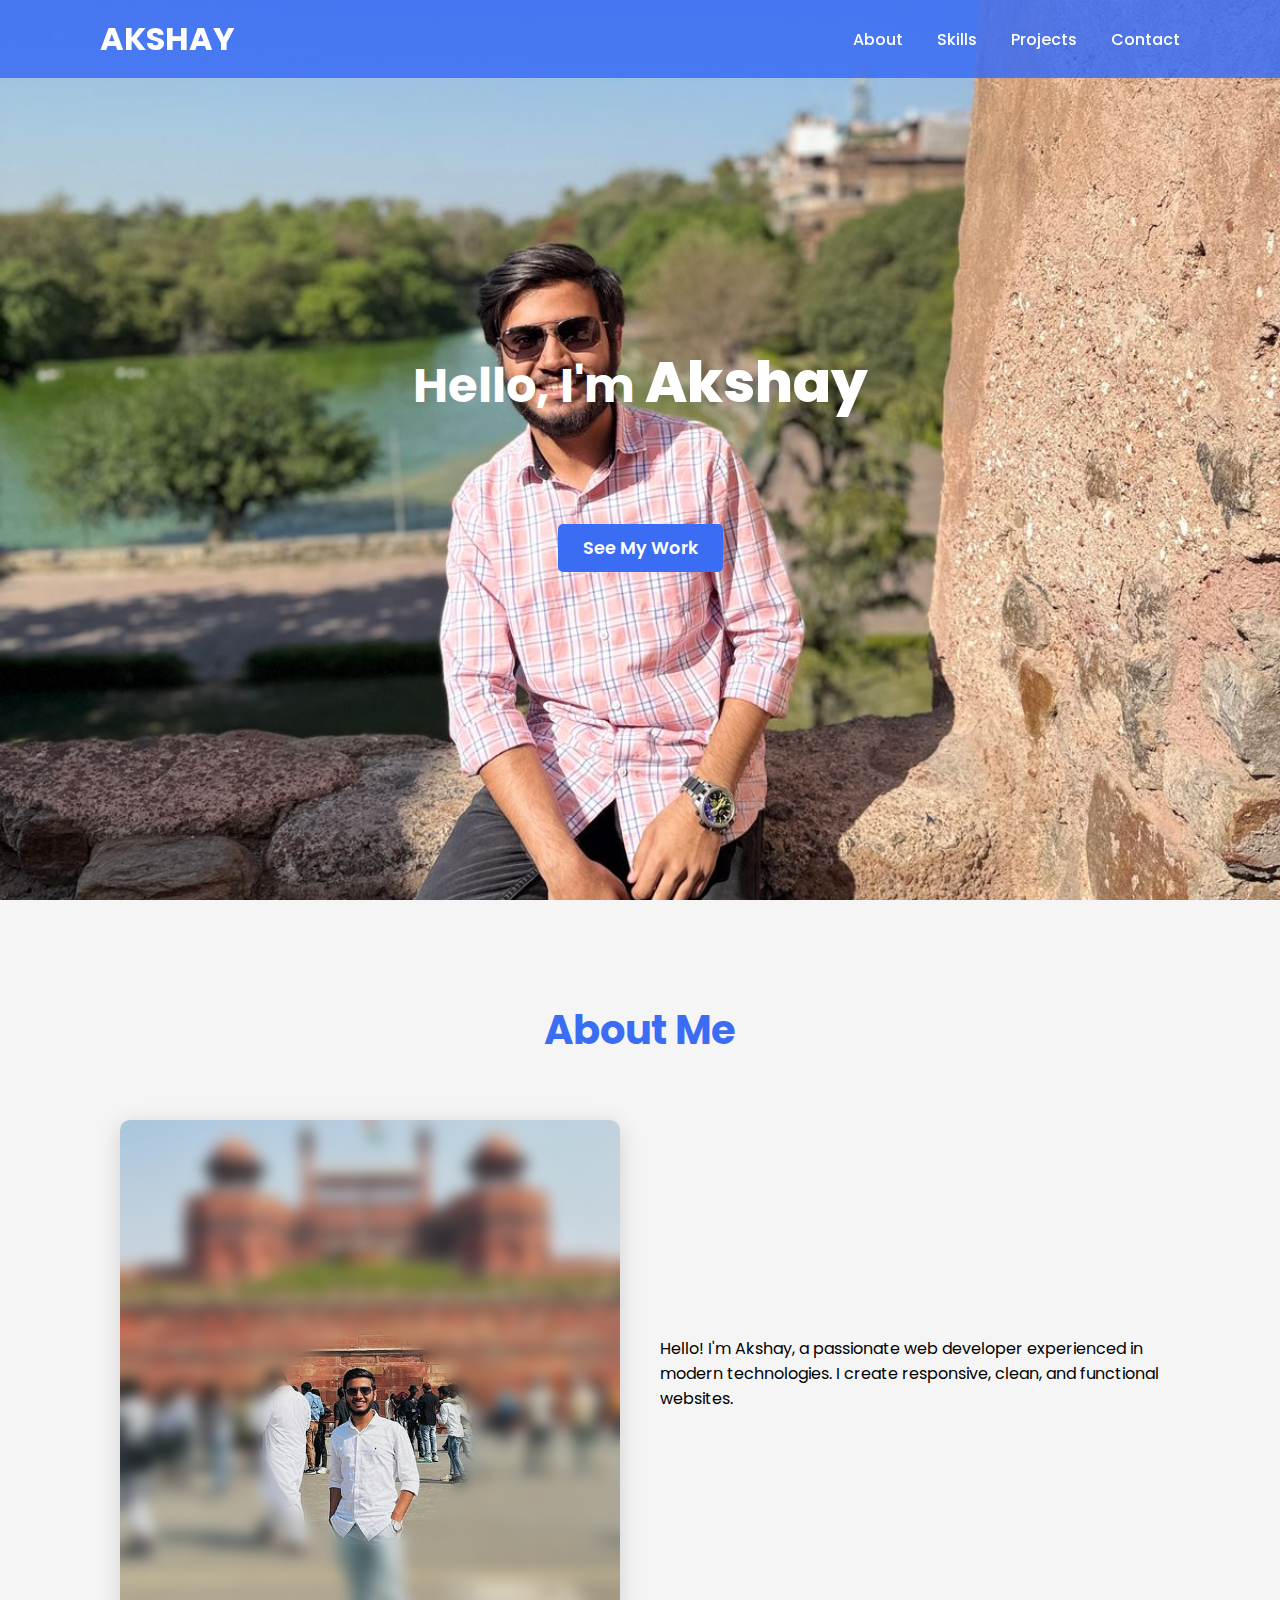
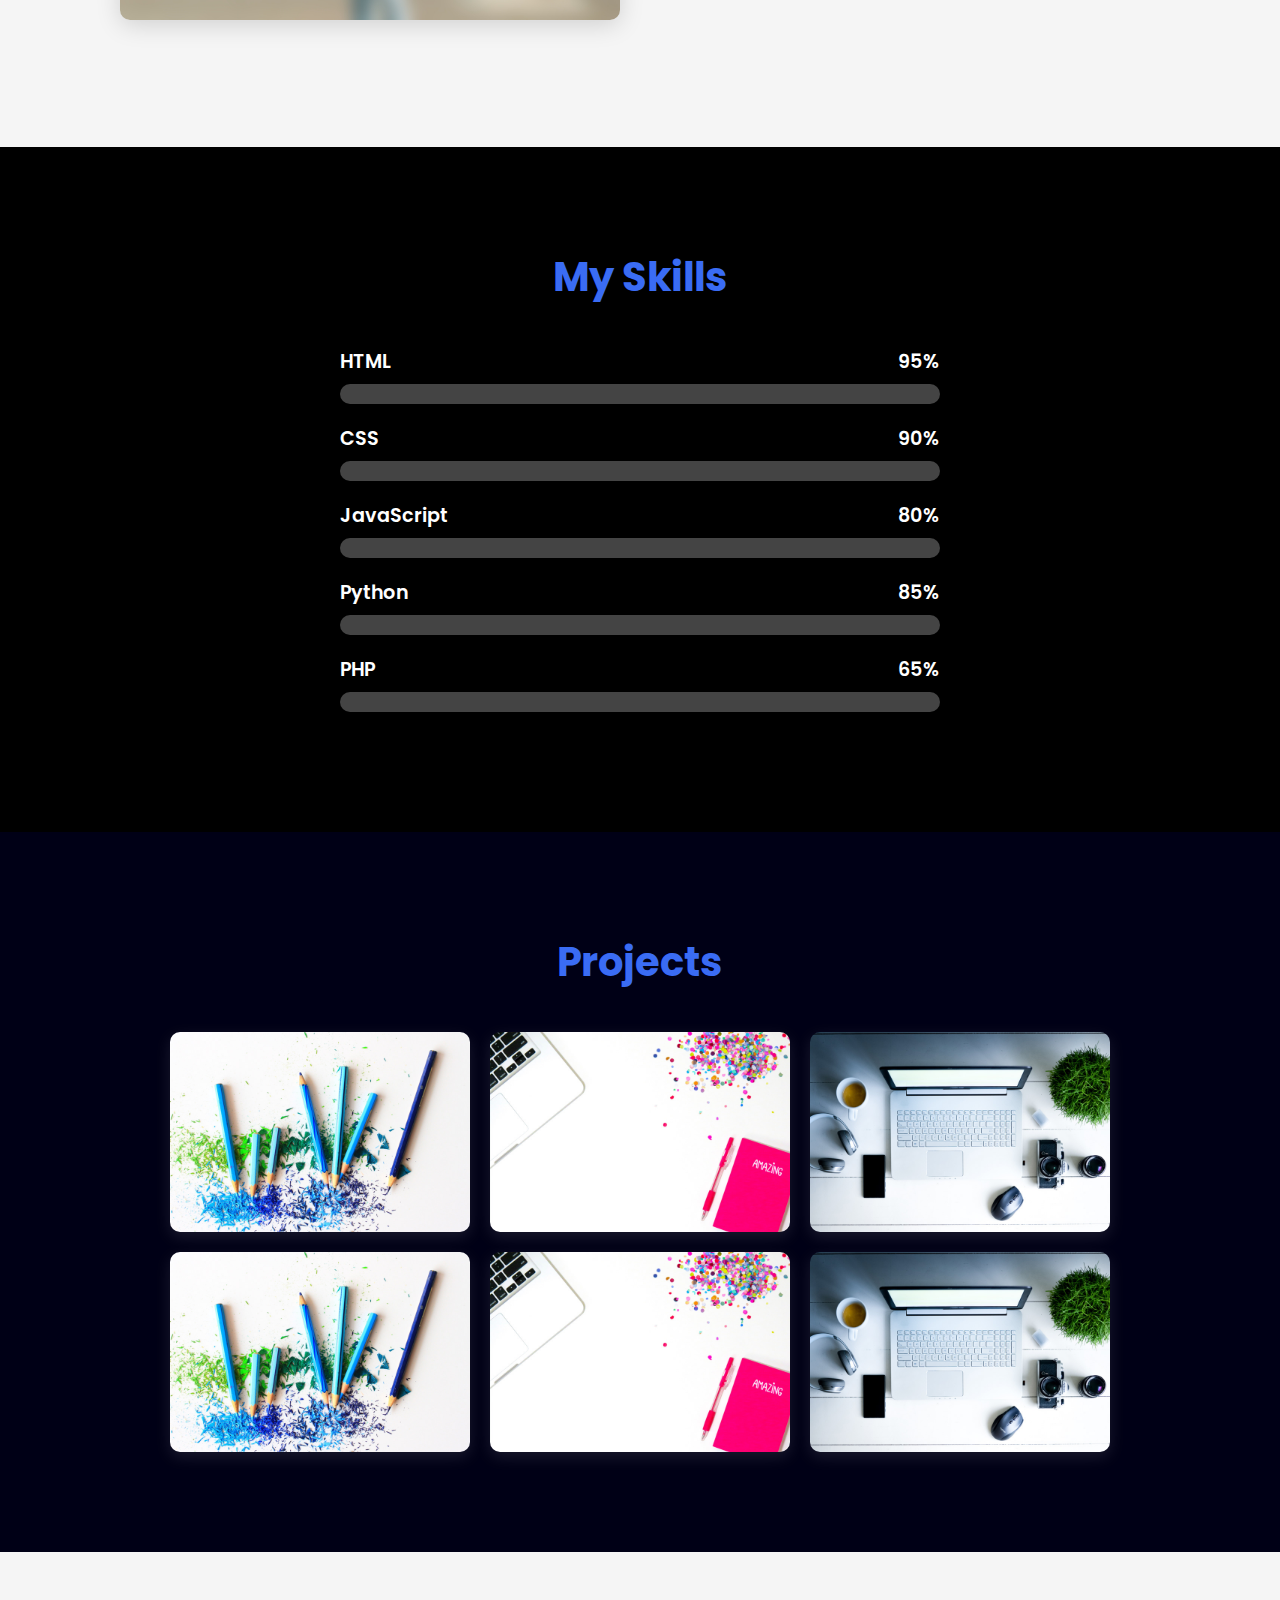
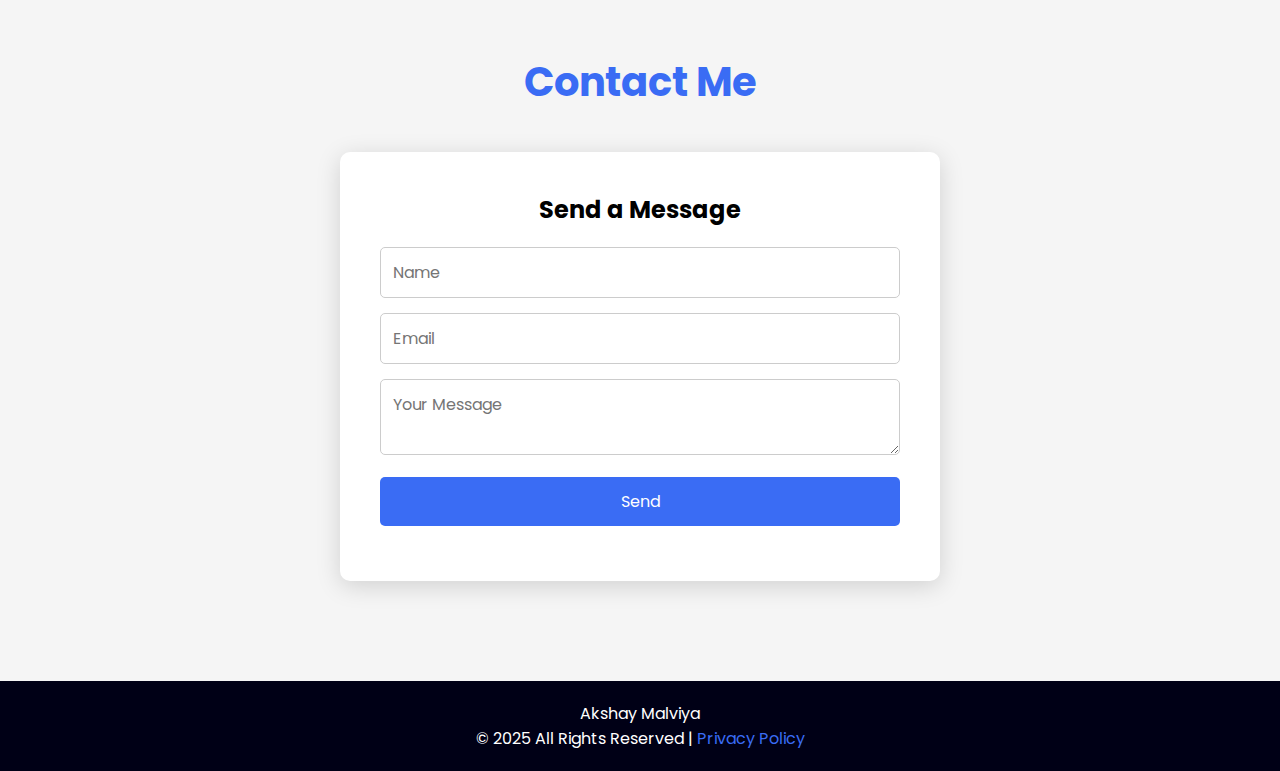
<file: Portfolio_Websites/index.html>
<!DOCTYPE html>
<html lang="en">
<head>
  <meta charset="UTF-8">
  <meta name="viewport" content="width=device-width, initial-scale=1.0">
  <title>My Portfolio</title>
  <link rel="stylesheet" href="style.css">
</head>
<body>
  <header>
    <a href="#" class="brand">Akshay</a>
    <div class="navigation">
      <a href="#about">About</a>
      <a href="#skills">Skills</a>
      <a href="#projects">Projects</a>
      <a href="#contact">Contact</a>
    </div>
  </header>

  <section class="main">
    <div class="content">
      <h2>Hello, I'm <span>Akshay</span></h2>
      <div class="animated-text">
        <h3>Developer</h3>
        <h3>Designer</h3>
        <h3>Freelancer</h3>
      </div>
      <a href="#projects" class="btn">See My Work</a>
    </div>
  </section>

  <section class="about" id="about">
    <h2>About Me</h2>
    <div class="content">
      <div class="col-left">
        <div class="img-card">
          <img src="img/me.jpg" alt="Myself">
        </div>
      </div>
      <div class="col-right">
        <p>Hello! I'm Akshay, a passionate web developer experienced in modern technologies. I create responsive, clean, and functional websites.</p>
      </div>
    </div>
  </section>

  <section class="skills" id="skills">
    <h2>My Skills</h2>
    <div class="skill-bar">
      <div class="info">
        <span>HTML</span>
        <span>95%</span>
      </div>
      <div class="bar html"><span></span></div>
    </div>
    <div class="skill-bar">
      <div class="info">
        <span>CSS</span>
        <span>90%</span>
      </div>
      <div class="bar css"><span></span></div>
    </div>
    <div class="skill-bar">
      <div class="info">
        <span>JavaScript</span>
        <span>80%</span>
      </div>
      <div class="bar javascript"><span></span></div>
    </div>
    <div class="skill-bar">
      <div class="info">
        <span>Python</span>
        <span>85%</span>
      </div>
      <div class="bar python"><span></span></div>
    </div>
    <div class="skill-bar">
      <div class="info">
        <span>PHP</span>
        <span>65%</span>
      </div>
      <div class="bar php"><span></span></div>
    </div>
  </section>

  <!-- Projects Section -->
  <section class="work" id="projects">
    <h2>Projects</h2>
    <div class="content">
      <div class="card">
        <div class="card-img">
            <a href="https://github.com/AkshayMalviya-2512/Travel_Management_System" target="_blank">
                <img src="img/work1.jpg" alt="Project 1 screenshot">
            </a>
        </div>
      </div>
      <div class="card">
        <div class="card-img">
            <a href="https://github.com/AkshayMalviya-2512/Electricity-billing-system" target="_blank">
                <img src="img/work2.jpg" alt="Project 2 screenshot">
            </a>
        </div>
      </div>
      <div class="card">
        <div class="card-img">
            <a href="https://github.com/AkshayMalviya-2512/AI-POWERED-PAYMENT-GATEWAY" target="_blank">
                <img src="img/work3.jpg" alt="Project 3 screenshot">
            </a>
        </div>
      </div>
      <div class="card">
        <div class="card-img">
            <a href="https://github.com/AkshayMalviya-2512/E-COMMERCE-WEBISTE" target="_blank">
                <img src="img/work1.jpg" alt="Project 4 screenshot">
            </a>
        </div>
      </div>
      <div class="card">
        <div class="card-img">
            <a href="https://github.com/AkshayMalviya-2512/Travel_Management_System" target="_blank">
                <img src="img/work2.jpg" alt="Project 5 screenshot">
            </a>
        </div>
      </div>
      <div class="card">
        <div class="card-img">
            <a href="https://github.com/AkshayMalviya-2512/AI-POWERED-PAYMENT-GATEWAY" target="_blank">
                <img src="img/work3.jpg" alt="Project 6 screenshot">
            </a>
        </div>
      </div>
    </div>
  </section>

  <section class="contact" id="contact">
    <h2>Contact Me</h2>
    <div class="content">
      <form class="contact-form">
        <h3>Send a Message</h3>
        <div class="input-box">
          <input type="text" placeholder="Name">
        </div>
        <div class="input-box">
          <input type="email" placeholder="Email">
        </div>
        <div class="input-box">
          <textarea placeholder="Your Message"></textarea>
        </div>
        <div class="input-box">
          <input type="submit" value="Send" class="send-btn">
        </div>
      </form>
    </div>
  </section>

  <footer class="footer">
    <span class="footer-title">Akshay Malviya</span>
    <p>© 2025 All Rights Reserved | <a href="#">Privacy Policy</a></p>
  </footer>

  <script>
    // Animate skill bars only when scrolled into view
    const skillBars = document.querySelectorAll('.skills .bar span');
    const observer = new IntersectionObserver(entries => {
      entries.forEach(entry => {
        if (entry.isIntersecting) {
          entry.target.style.width = entry.target.parentElement.classList.contains('html') ? '95%' :
                                     entry.target.parentElement.classList.contains('css') ? '90%' :
                                     entry.target.parentElement.classList.contains('javascript') ? '80%' :
                                     entry.target.parentElement.classList.contains('python') ? '85%' :
                                     entry.target.parentElement.classList.contains('php') ? '65%' : '0';
        }
      });
    }, { threshold: 0.3 });

    skillBars.forEach(bar => {
      observer.observe(bar);
    });
  </script>
</body>
</html>
</file>
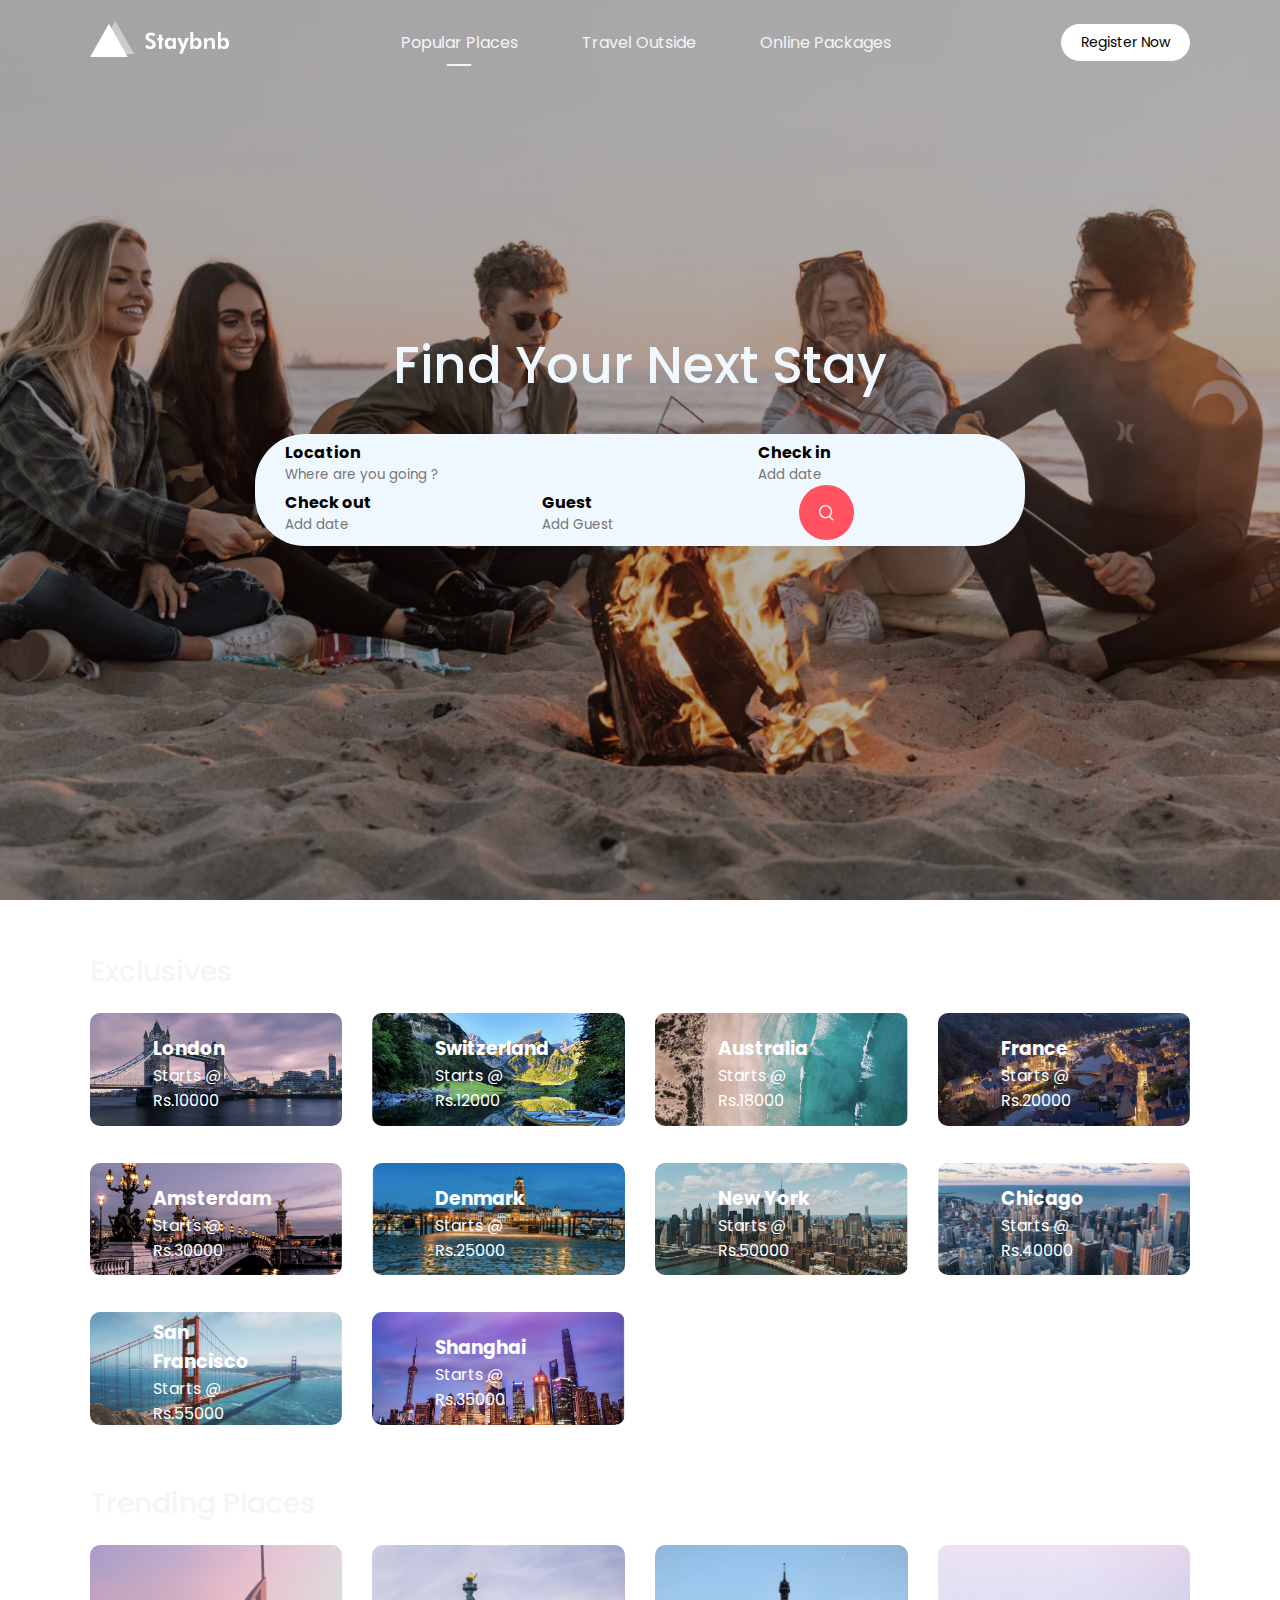
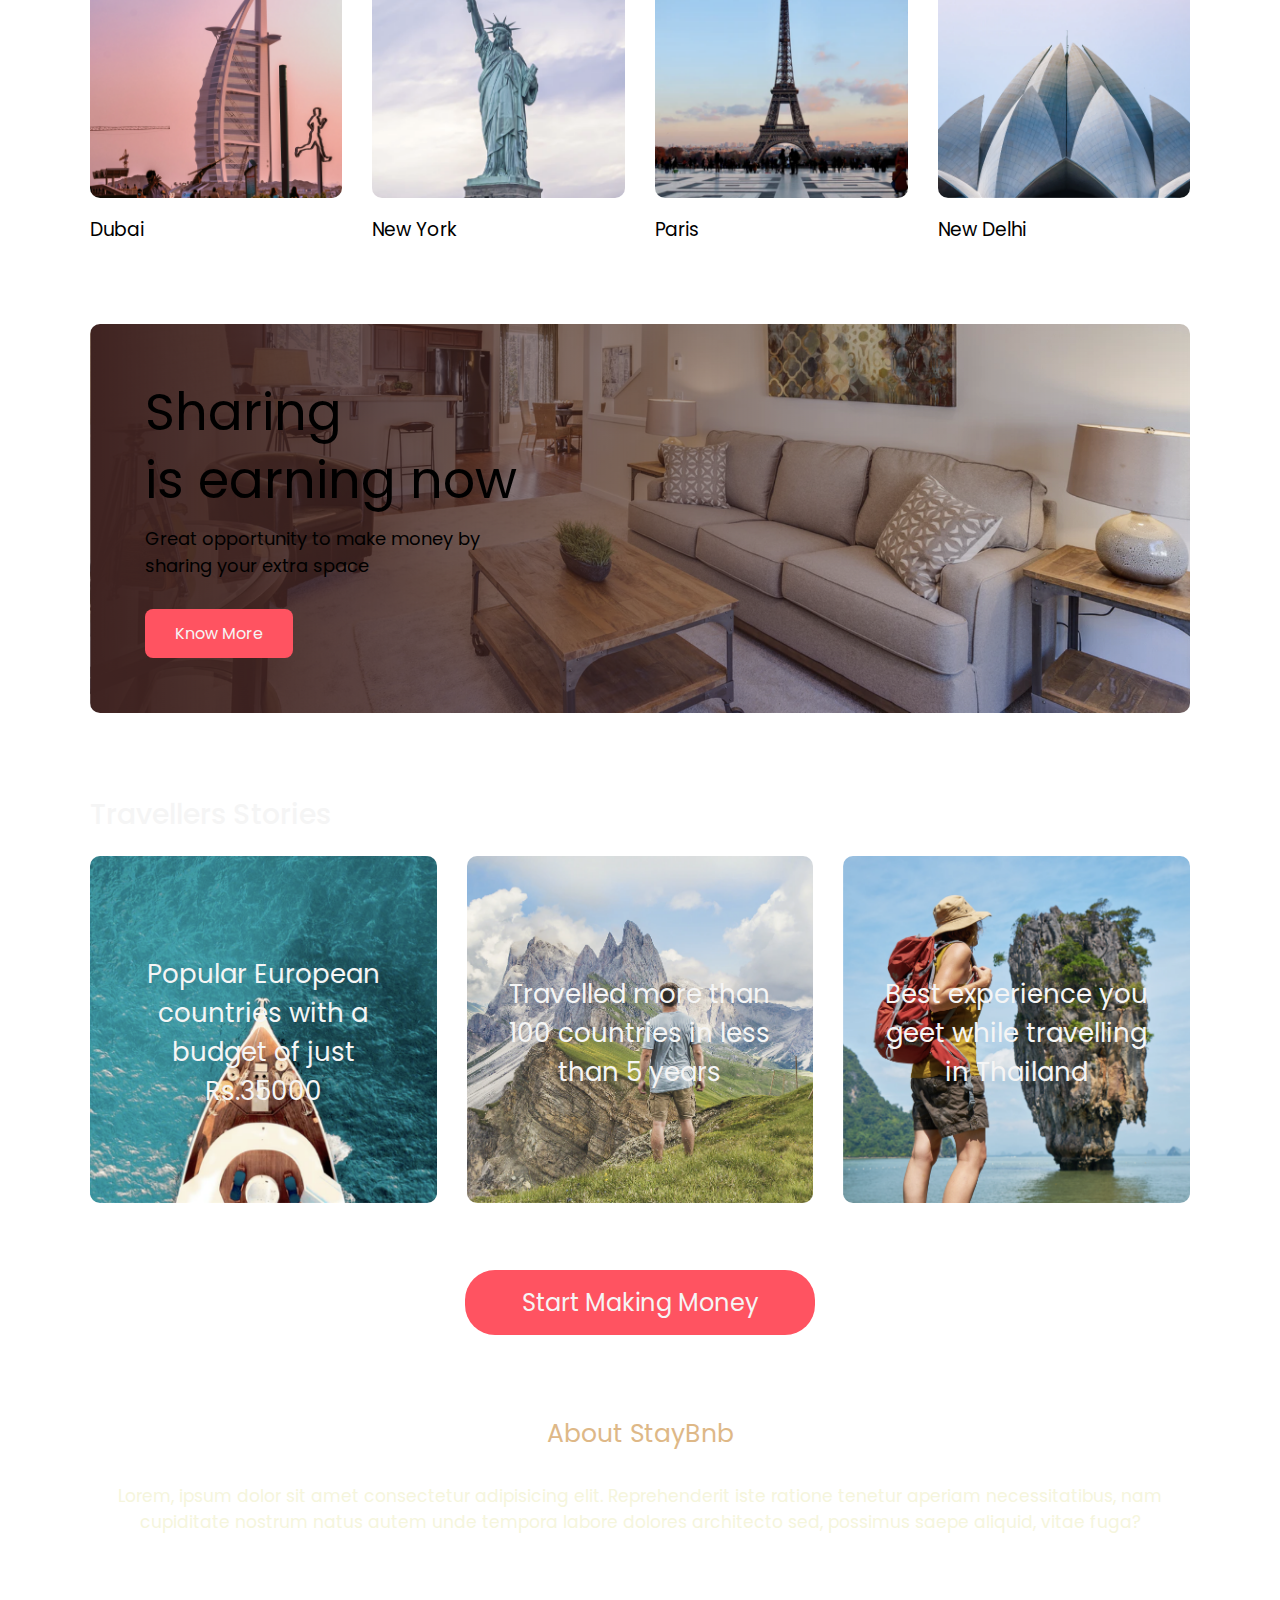
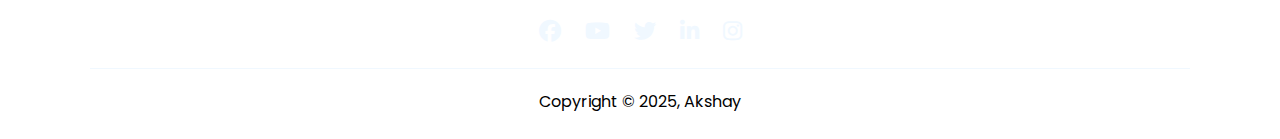
<file: Travel_Website/index.html>
<!DOCTYPE html>
<html lang="en">
<head>
    <meta charset="UTF-8">
    <meta name="viewport" content="width=device-width, initial-scale=1.0">
    <title>StayBnb</title>
    <link rel="stylesheet" href="style.css">
    <link rel="stylesheet" href="https://cdnjs.cloudflare.com/ajax/libs/font-awesome/6.4.0/css/all.min.css">
</head>
<body>
    <div class="header">
        <nav id="navBar">
            <a href="/Travel_Website/index.html">
                <img src="img/logo.png" class="logo" alt="site logo">
            </a>
            <ul class="nav-links">
                <li><a href="index.html" class="active">Popular Places</a></li>
                <li><a href="house.html">Travel Outside</a></li>
                <li><a href="listing.html">Online Packages</a></li>
            </ul>
            <a href="#" class="register-btn">Register Now</a>
            <i class="fas fa-bars" onclick="togglebtn()"></i>
        </nav>
        <div class="container">
            <h1>Find Your Next Stay</h1>
            <div class="search-bar">
                <form>
                    <div class="location-input">
                        <label>Location</label>
                        <input type="text" placeholder="Where are you going ?">
                    </div>
                    <div>
                        <label>Check in</label>
                        <input type="text" placeholder="Add date">
                    </div>
                    <div>
                        <label>Check out</label>
                        <input type="text" placeholder="Add date">
                    </div>
                    <div>
                        <label>Guest</label>
                        <input type="text" placeholder="Add Guest">
                    </div>
                    <button type="submit"><img src="img/search.png" alt="search icon"></button>
                </form>
            </div>
        </div>
    </div>
    <div class="container">
        <h2 class="sub-title">Exclusives</h2>
        <div class="exclusives">
            <div>
                <img src="img/image-1.png" alt="london">
                <span>
                    <h3>London</h3>
                    <p>Starts @ Rs.10000</p>
                </span>
            </div>
            <div>
                <img src="img/image-2.png" alt="switzerland">
                <span>
                    <h3>Switzerland</h3>
                    <p>Starts @ Rs.12000</p>
                </span>
            </div>
            <div>
                <img src="img/image-3.png" alt="aus">
                <span>
                    <h3>Australia</h3>
                    <p>Starts @ Rs.18000</p>
                </span>
            </div>
            <div>
                <img src="img/image-4.png" alt="france">
                <span>
                    <h3>France</h3>
                    <p>Starts @ Rs.20000</p>
                </span>
            </div>
            <div>
                <img src="img/image-5.png" alt="amstardam">
                <span>
                    <h3>Amsterdam</h3>
                    <p>Starts @ Rs.30000</p>
                </span>
            </div>
            <div>
                <img src="img/image-6.png" alt="denmark">
                <span>
                    <h3>Denmark</h3>
                    <p>Starts @ Rs.25000</p>
                </span>
            </div>
            <div>
                <img src="img/image-7.png" alt="nyc">
                <span>
                    <h3>New York</h3>
                    <p>Starts @ Rs.50000</p>
                </span>
            </div>
            <div>
                <img src="img/image-8.png" alt="chicago">
                <span>
                    <h3>Chicago</h3>
                    <p>Starts @ Rs.40000</p>
                </span>
            </div>
            <div>
                <img src="img/image-9.png" alt="san francisco">
                <span>
                    <h3>San Francisco</h3>
                    <p>Starts @ Rs.55000</p>
                </span>
            </div>
            <div>
                <img src="img/image-10.png" alt="shanghai">
                <span>
                    <h3>Shanghai</h3>
                    <p>Starts @ Rs.35000</p>
                </span>
            </div>
        </div>
        <h2 class="sub-title">Trending Places</h2>
        <div class="trending">
            <div>
                <img src="img/dubai.png" alt="dubai">
                <h3>Dubai</h3>
            </div>
            <div>
                <img src="img/new-york.png" alt="nyc">
                <h3>New York</h3>
            </div>
            <div>
                <img src="img/paris.png" alt="paris">
                <h3>Paris</h3>
            </div>
            <div>
                <img src="img/new-delhi.png" alt="delhi">
                <h3>New Delhi</h3>
            </div>
        </div>
        <div class="cta">
            <h3>Sharing <br>is earning now</h3>
            <p>Great opportunity to make money by <br>sharing your extra space</p>
            <a href="#" class="cta-btn">Know More</a>
        </div>
        <h2 class="sub-title">Travellers Stories</h2>
        <div class="stories">
            <div>
                <img src="img/story-1.png" alt="story 1">
                <p>Popular European countries with a budget of just Rs.35000</p>
            </div>
            <div>
                <img src="img/story-2.png" alt="story 2">
                <p>Travelled more than 100 countries in less than 5 years</p>
            </div>
            <div>
                <img src="img/story-3.png" alt="story 3">
                <p>Best experience you geet while travelling in Thailand</p>
            </div>
        </div>
        <a href="#" class="start-btn">Start Making Money</a>
        <div class="about-msg">
            <h2>About StayBnb</h2>
            <p>Lorem, ipsum dolor sit amet consectetur adipisicing elit. Reprehenderit iste ratione tenetur aperiam necessitatibus, nam cupiditate nostrum natus autem unde tempora labore dolores architecto sed, possimus saepe aliquid, vitae fuga?</p>
        </div>
        <div class="footer">
            <a href="https://facebook.com"><i class="fa-brands fa-facebook"></i></a>
            <a href="https://youtube.com"><i class="fa-brands fa-youtube"></i></a>
            <a href="https://twitter.com"><i class="fa-brands fa-twitter"></i></a>
            <a href="https://linkedin.com"><i class="fa-brands fa-linkedin-in"></i></a>
            <a href="https://instagram.com"><i class="fa-brands fa-instagram"></i></a>
            <hr>
            <p>Copyright &copy; 2025, Akshay</p>
        </div>
    </div>
    <script src="script.js"></script>
</body>
</html>
</file>
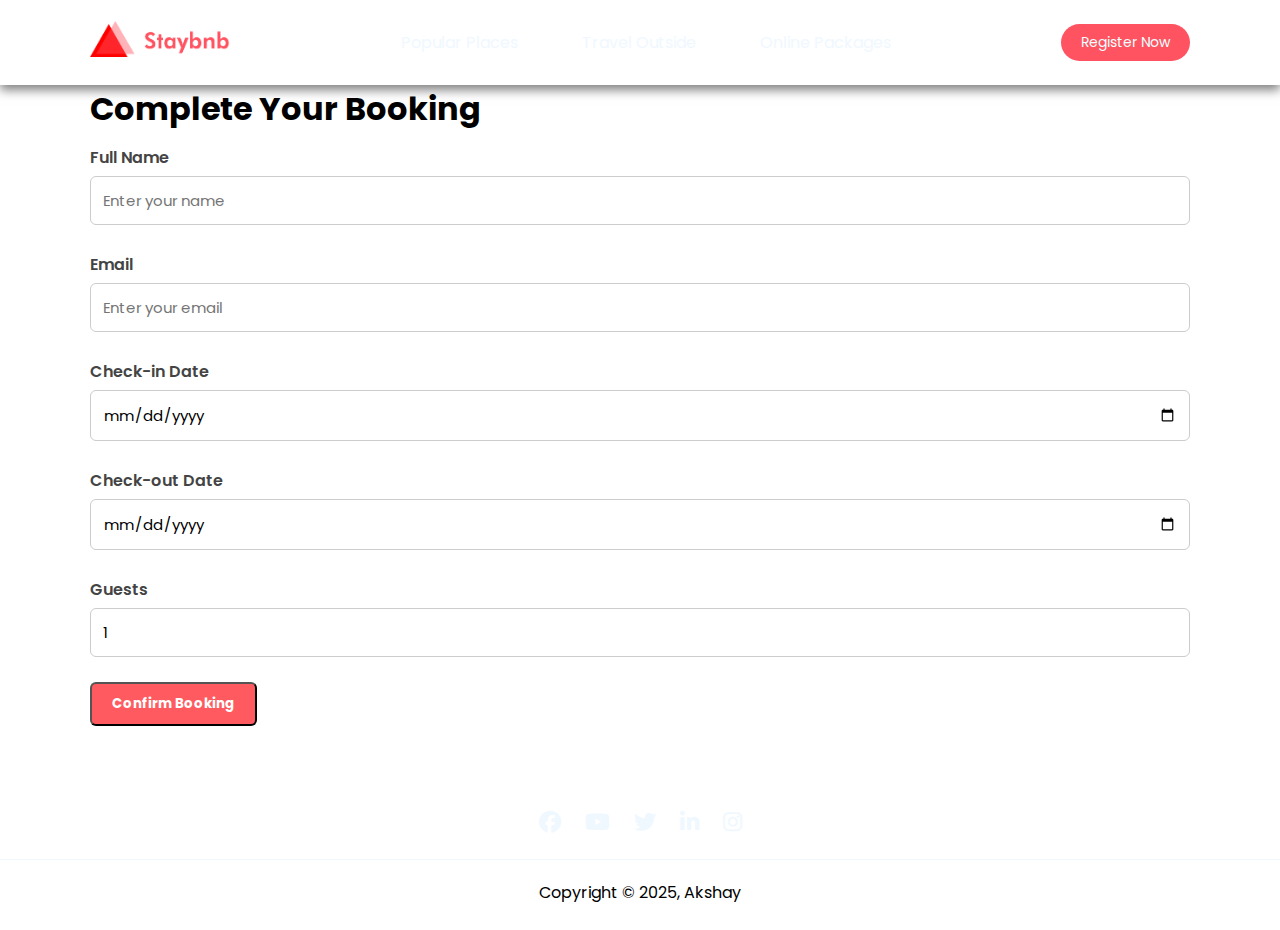
<file: Travel_Website/booking.html>
<!DOCTYPE html>
<html lang="en">
<head>
  <meta charset="UTF-8">
  <meta name="viewport" content="width=device-width, initial-scale=1.0">
  <title>Booking Page</title>
  <link rel="stylesheet" href="style.css">
  <link rel="stylesheet" href="https://cdnjs.cloudflare.com/ajax/libs/font-awesome/6.4.0/css/all.min.css">
</head>
<body>
  <nav id="navBar" class="navbar-white">
    <a href="index.html">
        <img src="img/logo-red.png" class="logo" alt="site logo">
    </a>
    <ul class="nav-links">
      <li><a href="index.html">Popular Places</a></li>
      <li><a href="house.html">Travel Outside</a></li>
      <li><a href="listing.html">Online Packages</a></li>
    </ul>
    <a href="#" class="register-btn">Register Now</a>
    <i class="fas fa-bars" onclick="togglebtn()"></i>
  </nav>

  <div class="container">
    <h1>Complete Your Booking</h1>
    <form action="confirmation.html" method="get" class="booking-form">
      <label>Full Name</label>
      <input type="text" name="name" placeholder="Enter your name" required>

      <label>Email</label>
      <input type="email" name="email" placeholder="Enter your email" required>

      <label>Check-in Date</label>
      <input type="date" name="checkin" required>

      <label>Check-out Date</label>
      <input type="date" name="checkout" required>

      <label>Guests</label>
      <input type="number" name="guests" min="1" value="1" required>

      <button type="submit" class="btn">Confirm Booking</button>
    </form>
  </div>

  <div class="footer">
    <a href="https://facebook.com"><i class="fa-brands fa-facebook"></i></a>
    <a href="https://youtube.com"><i class="fa-brands fa-youtube"></i></a>
    <a href="https://twitter.com"><i class="fa-brands fa-twitter"></i></a>
    <a href="https://linkedin.com"><i class="fa-brands fa-linkedin-in"></i></a>
    <a href="https://instagram.com"><i class="fa-brands fa-instagram"></i></a>
    <hr>
    <p>Copyright &copy; 2025, Akshay</p>
  </div>

  <script src="script.js"></script>
</body>
</html>
</file>
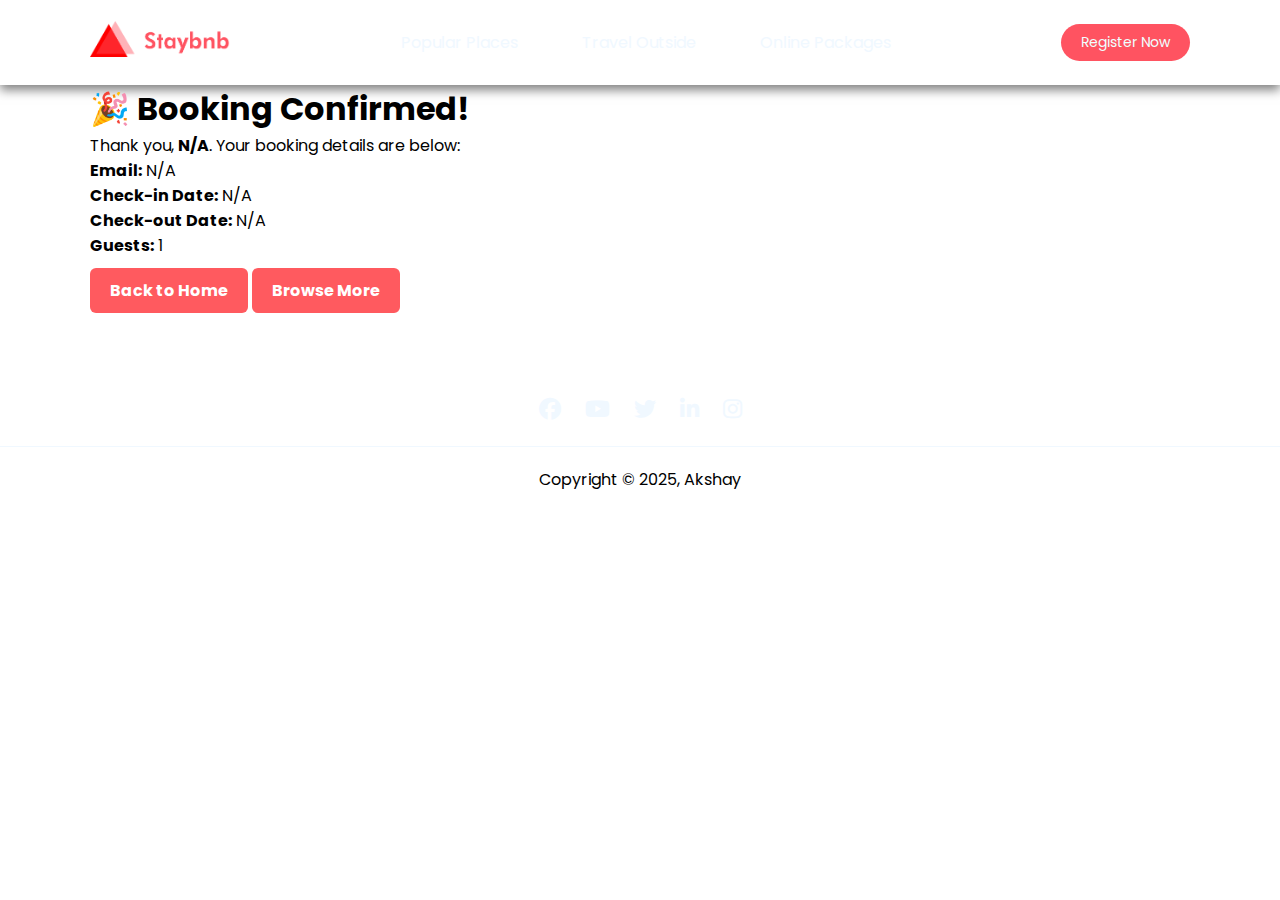
<file: Travel_Website/confirmation.html>
<!DOCTYPE html>
<html lang="en">
<head>
  <meta charset="UTF-8">
  <meta name="viewport" content="width=device-width, initial-scale=1.0">
  <title>Booking Confirmation</title>
  <link rel="stylesheet" href="style.css">
  <link rel="stylesheet" href="https://cdnjs.cloudflare.com/ajax/libs/font-awesome/6.4.0/css/all.min.css">
</head>
<body>
  <nav id="navBar" class="navbar-white">
    <a href="index.html">
        <img src="img/logo-red.png" class="logo" alt="site logo">
    </a>
    <ul class="nav-links">
      <li><a href="index.html">Popular Places</a></li>
      <li><a href="house.html">Travel Outside</a></li>
      <li><a href="listing.html">Online Packages</a></li>
    </ul>
    <a href="#" class="register-btn">Register Now</a>
    <i class="fas fa-bars" onclick="togglebtn()"></i>
  </nav>

  <div class="container">
    <h1>🎉 Booking Confirmed!</h1>
    <p>Thank you, <b id="guestName">Guest</b>. Your booking details are below:</p>

    <div class="confirmation-box">
      <p><strong>Email:</strong> <span id="guestEmail"></span></p>
      <p><strong>Check-in Date:</strong> <span id="checkinDate"></span></p>
      <p><strong>Check-out Date:</strong> <span id="checkoutDate"></span></p>
      <p><strong>Guests:</strong> <span id="guestCount"></span></p>
    </div>

    <a href="index.html" class="btn">Back to Home</a>
    <a href="listing.html" class="btn">Browse More</a>
  </div>

  <div class="footer">
    <a href="https://facebook.com"><i class="fa-brands fa-facebook"></i></a>
    <a href="https://youtube.com"><i class="fa-brands fa-youtube"></i></a>
    <a href="https://twitter.com"><i class="fa-brands fa-twitter"></i></a>
    <a href="https://linkedin.com"><i class="fa-brands fa-linkedin-in"></i></a>
    <a href="https://instagram.com"><i class="fa-brands fa-instagram"></i></a>
    <hr>
    <p>Copyright &copy; 2025, Akshay</p>
  </div>

  <script src="script.js"></script>
</body>
</html>
</file>
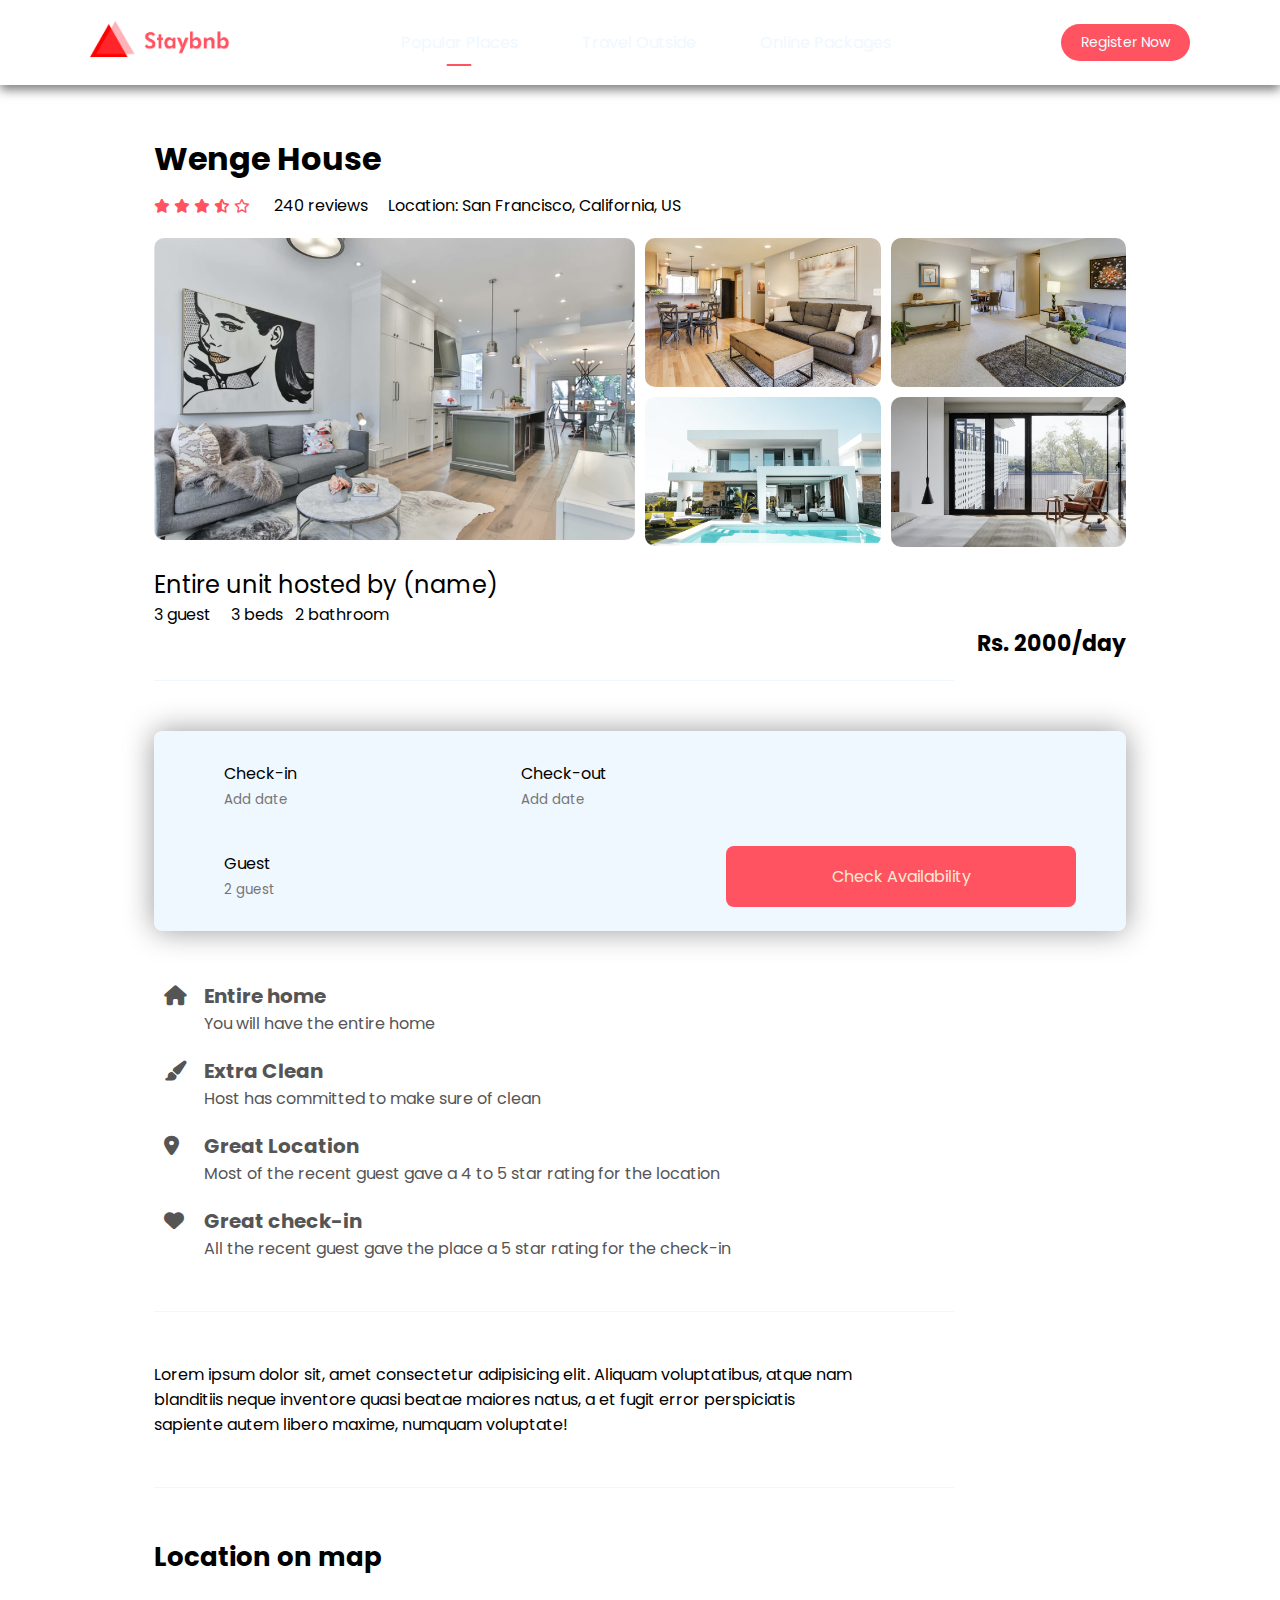
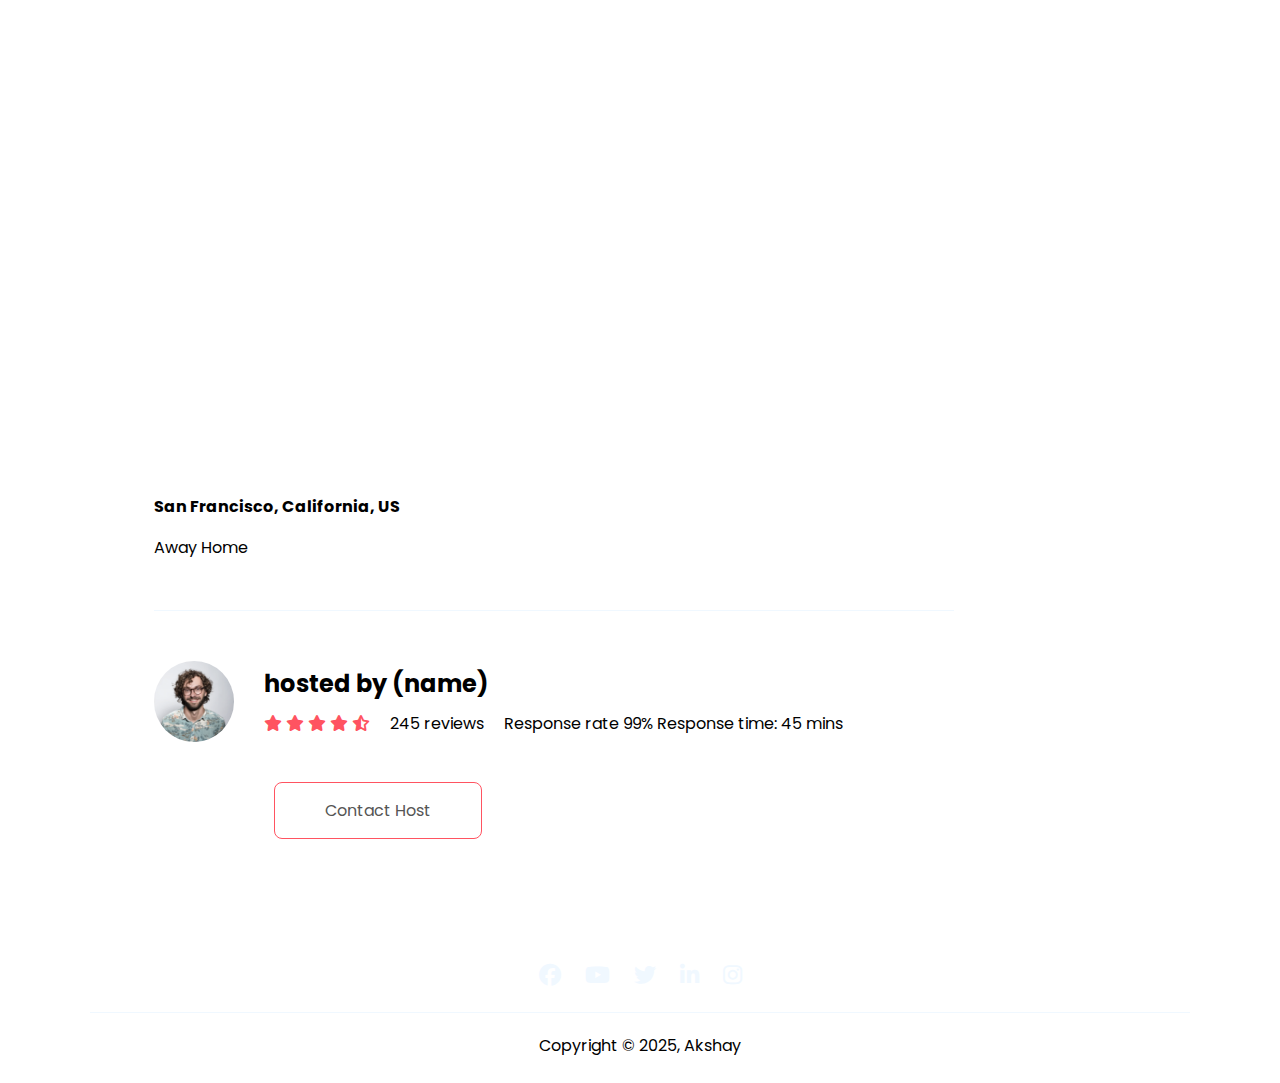
<file: Travel_Website/house.html>
<!DOCTYPE html>
<html lang="en">
<head>
    <meta charset="UTF-8">
    <meta name="viewport" content="width=device-width, initial-scale=1.0">
    <title>House Details Page</title>
    <link rel="stylesheet" href="style.css">
    <link rel="stylesheet" href="https://cdnjs.cloudflare.com/ajax/libs/font-awesome/6.4.0/css/all.min.css">
</head>
<body>
    <nav id="navBar" class="navbar-white">
        <a href="/Travel_Website/index.html">
            <img src="img/logo-red.png" class="logo" alt="site logo">
        </a>
        <ul class="nav-links">
            <li><a href="index.html" class="active">Popular Places</a></li>
              <li><a href="house.html">Travel Outside</a></li>
            <li><a href="listing.html">Online Packages</a></li>
        </ul>
        <a href="#" class="register-btn">Register Now</a>
        <i class="fas fa-bars" onclick="togglebtn()"></i>
    </nav>
    <div class="house-details">
        <div class="house-title">
            <h1>Wenge House</h1>
            <div class="row">
                <div>
                    <i class="fas fa-star"></i>
                    <i class="fas fa-star"></i>
                    <i class="fas fa-star"></i>
                    <i class="fas fa-star-half-alt"></i>
                    <i class="far fa-star"></i>
                    <span>240 reviews</span>
                </div>
                <div>
                    <p>Location: San Francisco, California, US</p>
                </div>
            </div>
        </div>
        <div class="gallery">
            <div class="gallery-i1"><img src="img/house-1.png" alt="house 1"></div>
            <div><img src="img/house-2.png" alt="house 2"></div>
            <div><img src="img/house-3.png" alt="house 3"></div>
            <div><img src="img/house-4.png" alt="house 4"></div>
            <div><img src="img/house-5.png" alt="house 5"></div>
        </div>
        <div class="small-details">
            <h2>Entire unit hosted by (name)</h2>
            <p>3 guest &nbsp; &nbsp; 3 beds &nbsp; 2 bathroom</p>
            <h3>Rs. 2000/day</h3>
        </div>
        <hr class="line">
        <form class="check-form">
            <div>
                <label>Check-in</label>
                <input type="text" placeholder="Add date">
            </div>
            <div>
                <label>Check-out</label>
                <input type="text" placeholder="Add date">
            </div>
            <div class="guest-field">
                <label>Guest</label>
                <input type="text" placeholder="2 guest">
            </div>
            <button type="submit">Check Availability</button>
        </form>
        <ul class="details-list">
            <li><i class="fas fa-home"></i>Entire home
                <span>You will have the entire home</span>
            </li>
            <li><i class="fas fa-paint-brush"></i>Extra Clean
                <span>Host has committed to make sure of clean</span>
            </li>
            <li><i class="fas fa-map-marker-alt"></i>Great Location
                <span>Most of the recent guest gave a 4 to 5 star rating for the location</span>
            </li>
            <li><i class="fas fa-heart"></i>Great check-in 
                <span>All the recent guest gave the place a 5 star rating for the check-in</span>
            </li>
        </ul>
        <hr class="line">
        <p class="home-desc">Lorem ipsum dolor sit, amet consectetur adipisicing elit. Aliquam voluptatibus, atque nam blanditiis neque inventore quasi beatae maiores natus, a et fugit error perspiciatis sapiente autem libero maxime, numquam voluptate!</p>
        <hr class="line">

        <div class="map">
            <h3>Location on map</h3>
            <iframe src="https://www.google.com/maps/embed?pb=!1m18!1m12!1m3!1d100940.18159932915!2d-122.5200011352525!3d37.75767131494923!2m3!1f0!2f0!3f0!3m2!1i1024!2i768!4f13.1!3m3!1m2!1s0x80859a6d00690021%3A0x4a501367f076adff!2sSan%20Francisco%2C%20CA%2C%20USA!5e0!3m2!1sen!2sin!4v1757850725269!5m2!1sen!2sin" width="600" height="450" style="border:0;" allowfullscreen="" loading="lazy" referrerpolicy="no-referrer-when-downgrade"></iframe>
            <b>San Francisco, California, US</b>
            <p>Away Home</p>
        </div>
        <hr class="line">
        <div class="host">
            <img src="img/host.png" alt="host">
            <div>
                <h2>hosted by (name)</h2>
                <p>
                    <span>
                        <i class="fas fa-star"></i>
                        <i class="fas fa-star"></i>
                        <i class="fas fa-star"></i>
                        <i class="fas fa-star"></i>
                        <i class="fas fa-star-half-alt"></i>
                    </span>&nbsp; &nbsp; 245 reviews &nbsp; &nbsp; Response rate 99% Response time: 45 mins
                </p>
            </div>
        </div>
        <a href="#" class="contact">Contact Host</a>
    </div>
    <div class="container">
        <div class="footer">
            <a href="https://facebook.com"><i class="fa-brands fa-facebook"></i></a>
            <a href="https://youtube.com"><i class="fa-brands fa-youtube"></i></a>
            <a href="https://twitter.com"><i class="fa-brands fa-twitter"></i></a>
            <a href="https://linkedin.com"><i class="fa-brands fa-linkedin-in"></i></a>
            <a href="https://instagram.com"><i class="fa-brands fa-instagram"></i></a>
            <hr>
            <p>Copyright &copy; 2025, Akshay</p>
        </div>
    </div>
    <script src="script.js"></script>




</body>
</html>
</file>
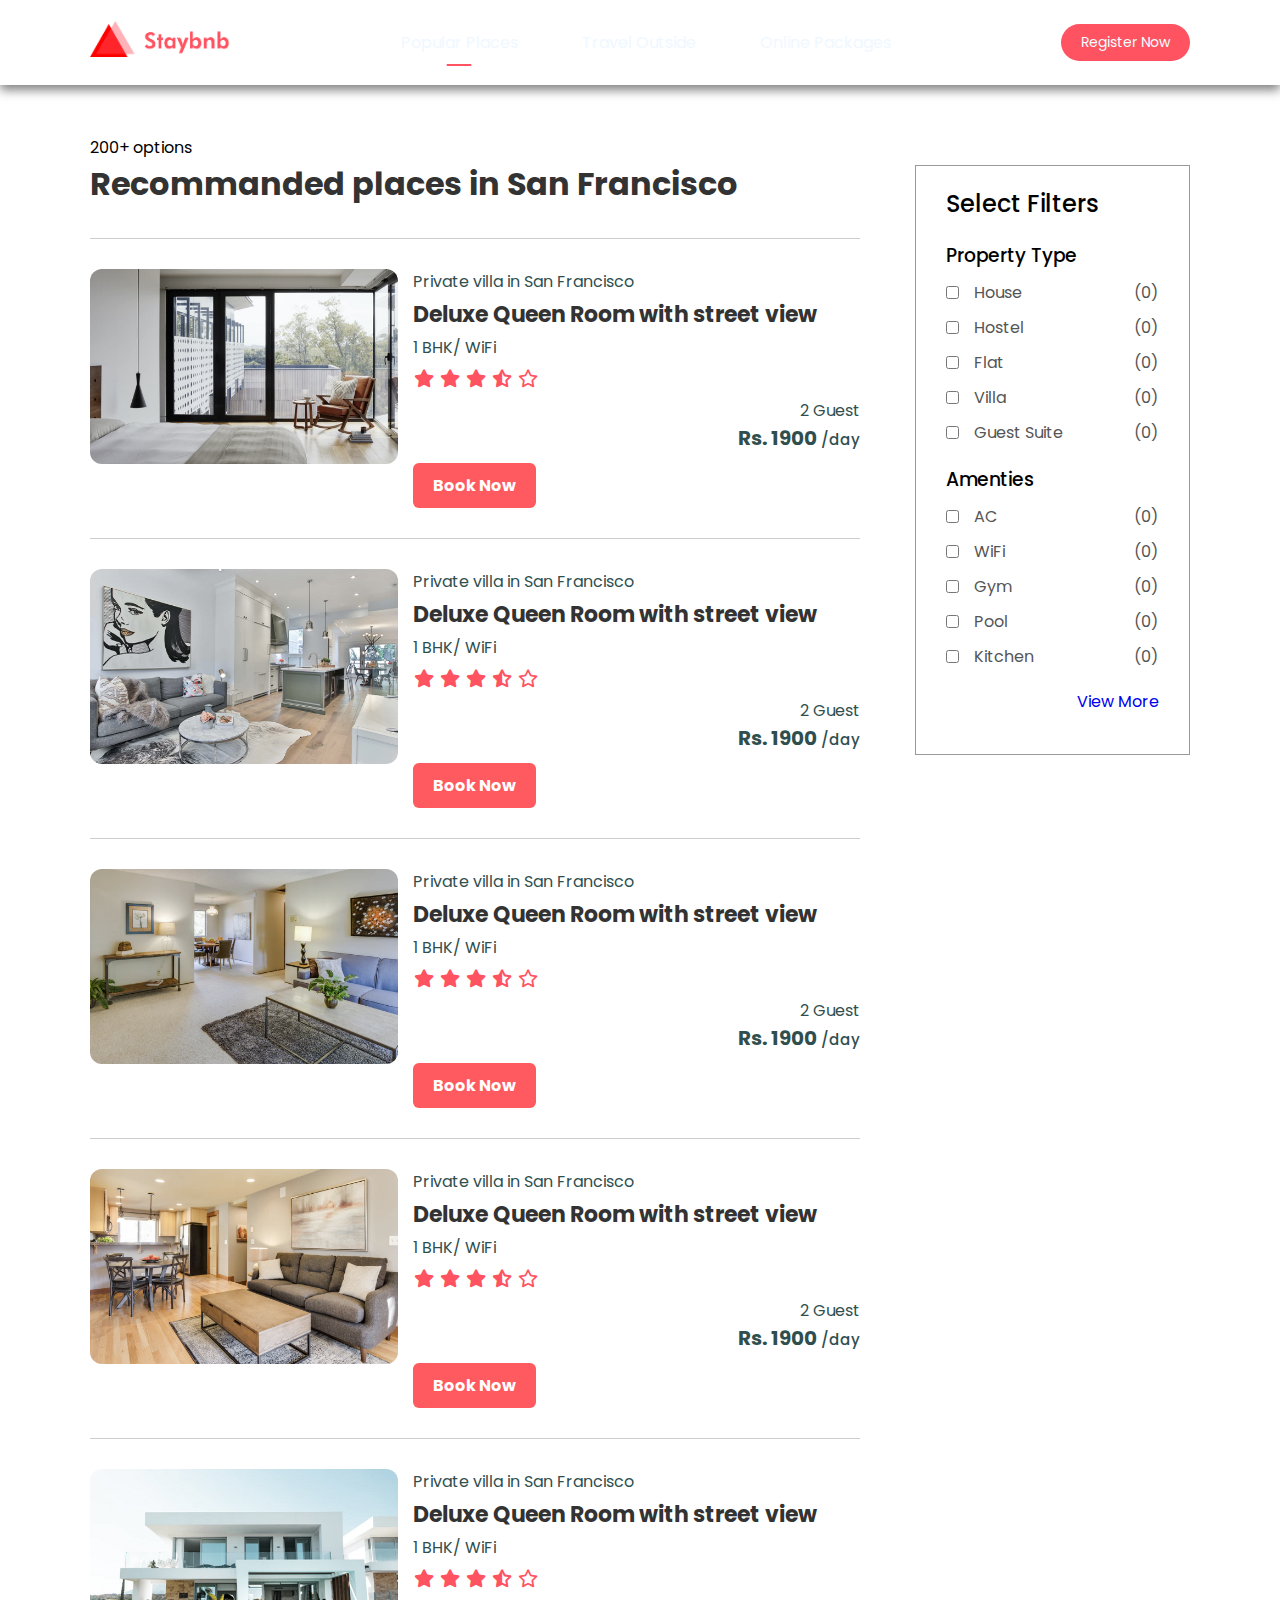
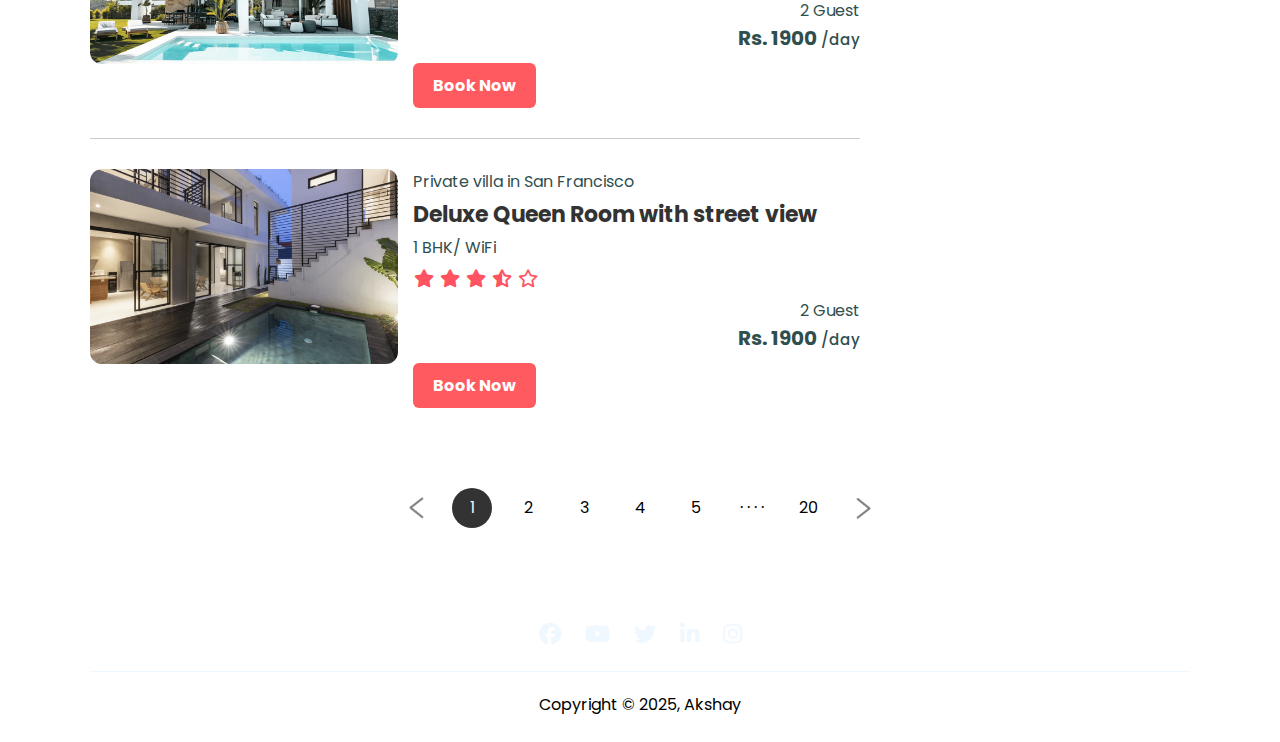
<file: Travel_Website/listing.html>
<!DOCTYPE html>
<html lang="en">
<head>
    <meta charset="UTF-8">
    <meta name="viewport" content="width=device-width, initial-scale=1.0">
    <title>Listing Page</title>
    <link rel="stylesheet" href="style.css">
    <link rel="stylesheet" href="https://cdnjs.cloudflare.com/ajax/libs/font-awesome/6.4.0/css/all.min.css">
</head>
<body>
    <nav id="navBar" class="navbar-white">
        <a href="/Travel_Website/index.html">
            <img src="img/logo-red.png" class="logo" alt="site logo">
        </a>
        <ul class="nav-links">
            <li><a href="index.html" class="active">Popular Places</a></li>
              <li><a href="house.html">Travel Outside</a></li>
            <li><a href="listing.html">Online Packages</a></li>
        </ul>
        <a href="#" class="register-btn">Register Now</a>
        <i class="fas fa-bars" onclick="togglebtn()"></i>
    </nav>
    <div class="container">
        <div class="list-container">
            <div class="left-col">
                <p>200+ options</p>
                <h1>Recommanded places in San Francisco</h1>
                <div class="house">
                    <div class="house-img">
                        <img src="img/image-s1.png" alt="house 1">
                    </div>
                    <div class="house-info">
                        <p>Private villa in San Francisco</p>
                        <h3>Deluxe Queen Room with street view</h3>
                        <p>1 BHK/ WiFi</p>
                        <i class="fas fa-star"></i>
                        <i class="fas fa-star"></i>
                        <i class="fas fa-star"></i>
                        <i class="fas fa-star-half-alt"></i>
                        <i class="far fa-star"></i>
                        <div class="house-price">
                            <p>2 Guest</p>
                            <h4>Rs. 1900 <span>/day</span></h4>
                        </div>
                        <a href="booking.html" class="btn">Book Now</a>
                    </div>
                </div>
                <div class="house">
                    <div class="house-img">
                        <img src="img/image-s2.png" alt="house 2">
                    </div>
                    <div class="house-info">
                        <p>Private villa in San Francisco</p>
                        <h3>Deluxe Queen Room with street view</h3>
                        <p>1 BHK/ WiFi</p>
                        <i class="fas fa-star"></i>
                        <i class="fas fa-star"></i>
                        <i class="fas fa-star"></i>
                        <i class="fas fa-star-half-alt"></i>
                        <i class="far fa-star"></i>
                        <div class="house-price">
                            <p>2 Guest</p>
                            <h4>Rs. 1900 <span>/day</span></h4>
                        </div>
                        <a href="booking.html" class="btn">Book Now</a>
                    </div>
                </div>
                <div class="house">
                    <div class="house-img">
                        <img src="img/image-s3.png" alt="house 3">
                    </div>
                    <div class="house-info">
                        <p>Private villa in San Francisco</p>
                        <h3>Deluxe Queen Room with street view</h3>
                        <p>1 BHK/ WiFi</p>
                        <i class="fas fa-star"></i>
                        <i class="fas fa-star"></i>
                        <i class="fas fa-star"></i>
                        <i class="fas fa-star-half-alt"></i>
                        <i class="far fa-star"></i>
                        <div class="house-price">
                            <p>2 Guest</p>
                            <h4>Rs. 1900 <span>/day</span></h4>
                        </div>
                        <a href="booking.html" class="btn">Book Now</a>
                    </div>
                </div>
                <div class="house">
                    <div class="house-img">
                        <img src="img/image-s4.png" alt="house 4">
                    </div>
                    <div class="house-info">
                        <p>Private villa in San Francisco</p>
                        <h3>Deluxe Queen Room with street view</h3>
                        <p>1 BHK/ WiFi</p>
                        <i class="fas fa-star"></i>
                        <i class="fas fa-star"></i>
                        <i class="fas fa-star"></i>
                        <i class="fas fa-star-half-alt"></i>
                        <i class="far fa-star"></i>
                        <div class="house-price">
                            <p>2 Guest</p>
                            <h4>Rs. 1900 <span>/day</span></h4>
                        </div>
                        <a href="booking.html" class="btn">Book Now</a>
                    </div>
                </div>
                <div class="house">
                    <div class="house-img">
                        <img src="img/image-s5.png" alt="house 5">
                    </div>
                    <div class="house-info">
                        <p>Private villa in San Francisco</p>
                        <h3>Deluxe Queen Room with street view</h3>
                        <p>1 BHK/ WiFi</p>
                        <i class="fas fa-star"></i>
                        <i class="fas fa-star"></i>
                        <i class="fas fa-star"></i>
                        <i class="fas fa-star-half-alt"></i>
                        <i class="far fa-star"></i>
                        <div class="house-price">
                            <p>2 Guest</p>
                            <h4>Rs. 1900 <span>/day</span></h4>
                        </div>
                        <a href="booking.html" class="btn">Book Now</a>
                    </div>
                </div>
                <div class="house">
                    <div class="house-img">
                        <img src="img/image-s6.png" alt="house 6">
                    </div>
                    <div class="house-info">
                        <p>Private villa in San Francisco</p>
                        <h3>Deluxe Queen Room with street view</h3>
                        <p>1 BHK/ WiFi</p>
                        <i class="fas fa-star"></i>
                        <i class="fas fa-star"></i>
                        <i class="fas fa-star"></i>
                        <i class="fas fa-star-half-alt"></i>
                        <i class="far fa-star"></i>
                        <div class="house-price">
                            <p>2 Guest</p>
                            <h4>Rs. 1900 <span>/day</span></h4>
                        </div>
                        <a href="booking.html" class="btn">Book Now</a>
                    </div>
                </div>
            </div>
            <div class="right-col">
                <div class="sidebar">
                    <h2>Select Filters</h2>
                    <h3>Property Type</h3>
                    <div class="filter">
                        <input type="checkbox"> <p>House</p> <span>(0)</span>
                    </div>
                    <div class="filter">
                        <input type="checkbox"> <p>Hostel</p> <span>(0)</span>
                    </div>
                    <div class="filter">
                        <input type="checkbox"> <p>Flat</p> <span>(0)</span>
                    </div>
                    <div class="filter">
                        <input type="checkbox"> <p>Villa</p> <span>(0)</span>
                    </div>
                    <div class="filter">
                        <input type="checkbox"> <p>Guest Suite</p> <span>(0)</span>
                    </div>
                    <h3>Amenties</h3>
                    <div class="filter">
                        <input type="checkbox"> <p>AC</p> <span>(0)</span>
                    </div>
                    <div class="filter">
                        <input type="checkbox"> <p>WiFi</p> <span>(0)</span>
                    </div>
                    <div class="filter">
                        <input type="checkbox"> <p>Gym</p> <span>(0)</span>
                    </div>
                    <div class="filter">
                        <input type="checkbox"> <p>Pool</p> <span>(0)</span>
                    </div>
                    <div class="filter">
                        <input type="checkbox"> <p>Kitchen</p> <span>(0)</span>
                    </div>
                    <div class="sidebar-link">
                        <a href="#">View More</a>
                    </div>
                </div>
            </div>
        </div>
        <div class="pagination">
            <img src="img/arrow.png" alt="arrow">
            <span class="current">1</span>
            <span>2</span>
            <span>3</span>
            <span>4</span>
            <span>5</span>
            <span>&middot; &middot; &middot; &middot;</span>
            <span>20</span>
            <img src="img/arrow.png" alt="arrow" class="right-arrow">
        </div>




        <div class="footer">
            <a href="https://facebook.com"><i class="fa-brands fa-facebook"></i></a>
            <a href="https://youtube.com"><i class="fa-brands fa-youtube"></i></a>
            <a href="https://twitter.com"><i class="fa-brands fa-twitter"></i></a>
            <a href="https://linkedin.com"><i class="fa-brands fa-linkedin-in"></i></a>
            <a href="https://instagram.com"><i class="fa-brands fa-instagram"></i></a>
            <hr>
            <p>Copyright &copy; 2025, Akshay</p>
        </div>
    </div>
    <script src="script.js"></script>
</body>
</html>
</file>
<file: Portfolio_Websites/style.css>
@import url('https://fonts.googleapis.com/css2?family=Poppins:wght@400;500;600;700;800&display=swap');

* {
  padding: 0;
  margin: 0;
  font-family: 'Poppins', sans-serif;
  box-sizing: border-box;
}

body {
  width: 100%;
  height: auto;
  overflow-x: hidden;
  background: #f5f5f5;
}

header {
  z-index: 999;
  position: fixed;
  background-color: rgba(58,108,244,0.85);
  top: 0;
  left: 0;
  width: 100%;
  padding: 15px 100px;
  display: flex;
  justify-content: space-between;
  align-items: center;
  transition: 0.2s ease;
}

header .brand {
  color: white;
  font-size: 2em;
  font-weight: 700;
  text-transform: uppercase;
  text-decoration: none;
}

header .navigation a {
  color: white;
  font-size: 1em;
  text-decoration: none;
  font-weight: 500;
  margin-left: 30px;
  transition: 0.3s;
}

header .navigation a:hover {
  color: #000;
  background: white;
  padding: 5px 10px;
  border-radius: 5px;
}

section {
  padding: 100px 100px;
}

.main {
  width: 100%;
  height: 100vh;
  display: flex;
  align-items: center;
  justify-content: center;
  background: url('img/bg1.jpg') no-repeat center center/cover fixed;
  text-align: center;
}

.main .content h2 {
  color: white;
  font-size: 3rem;
  font-weight: 700;
}

.main .content h2 span {
  font-size: 3.5rem;
  font-weight: 800;
}

.animated-text {
  margin: 20px 0;
  height: 70px;
  overflow: hidden;
  position: relative;
}

.animated-text h3 {
color: #4e9eff;
font-size: 2.5rem;
font-weight: 700;
line-height: 70px;
letter-spacing: 1px;
opacity: 0;
transform: translateY(20px);
position: absolute;
left: 0;
right: 0;
margin: auto;
animation: text-fade-slide 12s infinite;
}

.animated-text h3:nth-child(1) {
  animation: text-fade-slide 12s infinite;
}
.animated-text h3:nth-child(2) {
  animation: text-fade-slide 12s infinite;
  animation-delay: 4s;
}
.animated-text h3:nth-child(3) {
  animation: text-fade-slide 12s infinite;
  animation-delay: 8s;
}

@keyframes text-fade-slide {
0% { opacity: 0; transform: translateY(20px); }
5% { opacity: 1; transform: translateY(0); }
33% { opacity: 1; transform: translateY(0); }
38% { opacity: 0; transform: translateY(-20px); }
100% { opacity: 0; transform: translateY(-20px); }
}

.btn {
  color: white;
  background-color: #3a6cf4;
  font-size: 1.1em;
  font-weight: 600;
  padding: 12px 25px;
  border-radius: 5px;
  text-decoration: none;
  transition: 0.3s ease;
}

.btn:hover {
  background-color: #235bf6;
}

/* About */
.about h2, .skills h2, .work h2, .contact h2 {
  text-align: center;
  font-size: 2.5rem;
  color: #3a6cf4;
  margin-bottom: 40px;
}

.about .content {
  display: flex;
  justify-content: space-between;
  align-items: center;
}

.about .content .col-left,
.about .content .col-right {
  flex: 1;
  padding: 20px;
}

.about .content .col-left .img-card img {
  width: 100%;
  border-radius: 10px;
  box-shadow: 0 5px 25px rgba(0,0,0,0.15);
}

/* Skills */
.skills {
  background: #000;
  color: #fff;
}

.skills .skill-bar {
  margin: 20px auto;
  max-width: 600px;
}

.skills .info {
  display: flex;
  justify-content: space-between;
  font-size: 1.2rem;
  font-weight: 600;
}

.skills .bar {
  background: #444;
  height: 20px;
  border-radius: 10px;
  overflow: hidden;
  margin-top: 8px;
}

.skills .bar span {
  display: block;
  height: 100%;
  width: 0;
  transition: width 1s ease;
}

.skills .bar.html span { background: #e45126; }
.skills .bar.css span { background: #0c73b8; }
.skills .bar.javascript span { background: #e3a324; }
.skills .bar.python span { background: rebeccapurple; }
.skills .bar.php span { background: blue; }

/* Work / Projects */
.work {
  background: #000016;
  color: #fff;
}

.work .content {
  display: flex;
  flex-wrap: wrap;
  justify-content: center;
  gap: 20px;
}

.work .card {
  width: 300px;
  border-radius: 10px;
  overflow: hidden;
  box-shadow: 0 5px 15px rgba(255,255,255,0.1);
  transition: transform 0.3s ease;
}

.work .card:hover {
  transform: translateY(-5px) scale(1.05);
}

.work .card-img {
  position: relative;
  width: 100%;
  height: 200px;
  overflow: hidden;
}

.work .card-img img {
  width: 100%;
  height: 100%;
  object-fit: cover;
  transition: transform 0.4s ease;
}

.work .card-img img:hover {
  transform: scale(1.1);
}

/* Contact */
.contact-form {
  background: #fff;
  max-width: 600px;
  margin: auto;
  padding: 40px;
  border-radius: 10px;
  box-shadow: 0 5px 25px rgba(0,0,0,0.15);
}

.contact-form h3 {
  text-align: center;
  font-size: 1.5rem;
  margin-bottom: 20px;
}

.contact-form .input-box {
  margin-bottom: 15px;
}

.contact-form input, .contact-form textarea {
  width: 100%;
  padding: 12px;
  font-size: 1rem;
  border: 1px solid #ccc;
  border-radius: 5px;
}

.contact-form .send-btn {
  background: #3a6cf4;
  color: #fff;
  border: none;
  cursor: pointer;
  font-size: 1rem;
  padding: 12px;
  transition: background 0.3s ease;
}

.contact-form .send-btn:hover {
  background: #235bf6;
}

/* Footer */
.footer {
  background: #000016;
  color: #fff;
  text-align: center;
  padding: 20px;
}

.footer a {
  color: #3a6cf4;
  text-decoration: none;
}

@media(max-width: 768px) {
  header {
    padding: 15px 20px;
  }
  section {
    padding: 80px 20px;
  }
  .about .content {
    flex-direction: column;
  }
}
.card-link {
  text-decoration: none;      /* Remove underline */
  color: inherit;             /* Keep text color same */
  display: inline-block;      /* Makes anchor wrap the card properly */
}

.card-link .card {
  transition: transform 0.3s ease, box-shadow 0.3s ease;
  cursor: pointer;
}

.card-link .card:hover {
  transform: translateY(-5px) scale(1.05);
  box-shadow: 0 8px 20px rgba(255, 255, 255, 0.2); /* optional nicer hover */
}
</file>
<file: Travel_Website/style.css>
@import url('https://fonts.googleapis.com/css2?family=Poppins:wght@400;500;600;700;800&display=swap');

*{
    padding: 0;
    margin: 0;
    box-sizing: border-box;
    font-family: poppins, sans-serif;
}
.header{
    min-height: 100vh;
    width: 100%;
    background-image: linear-gradient(rgba(0,0,0,0.3),rgba(0,0,0,0.3)),url(img/banner.png);
    background-size: cover;
    background-position: center;
}
nav{
    display: flex;
    align-items: center;
    justify-content: space-between;
    padding: 20px 7%;
}
.logo{
    width: 140px;
    cursor: pointer;
}
.nav-links li{
    list-style: none;
    display: inline-block;
    margin: 10px 30px;
}
.nav-links li a{
    text-decoration: none;
    color: whitesmoke;
}
.register-btn{
    background-color: white;
    color: black;
    padding: 8px 20px;
    border-radius: 20px;
    text-decoration: none;
    font-size: 14px;
}
.container{
    padding: 0 7%;
}
.header h1{
    font-size: 4vw;
    font-weight: 500;
    color: aliceblue;
    text-align: center;
    padding-top: 22%;
}
.search-bar{
    background-color: aliceblue;
    width: 70%;
    margin: 30px auto;
    padding: 6px 10px 6px 30px;
    border-radius: 50px;
}
.search-bar form{
    display: flex;
    align-items: center;
    flex-wrap: wrap;
}
.search-bar form input{
    display: block;
    border: 0;
    outline: none;
    background: transparent;
}
.search-bar form button{
    background-color: #ff5361;
    width: 55px;
    height: 55px;
    border-radius: 50%;
    border: 0;
    outline: none;
    cursor: pointer;
}
.search-bar form button img{
    width: 15px;
    margin-top: 7px;
}
.location-input{
    flex: 1;
}
.search-bar form label{
    font-weight: bold;
}

/*exclusives*/

.sub-title{
    margin: 50px 0 20px;
    font-size: 2.2vw;
    font-weight: 500;
    color: whitesmoke;
}
.exclusives{
    display: grid;
    grid-template-columns: repeat(auto-fit, minmax(200px,1fr));
    grid-gap: 30px;
}
.exclusives div img{
    width: 100%;
    border-radius: 10px;
}
.exclusives div{
    position: relative;
}
.exclusives div span{
    position: absolute;
    top: 50%;
    left: 50%;
    transform: translate(-50%, -50%);
    color: #fff;
}

/*trending places*/

.trending{
    display: grid;
    grid-template-columns: repeat(auto-fit, minmax(200px,1fr));
    grid-gap: 30px;
    margin-bottom: 30px;
}
.trending div img{
    width: 100%;
    border-radius: 10px;
}
.trending h3{
    font-weight: normal;
    margin-top: 10px;
}

/*cta*/

.cta{
    margin: 80px 0;
    background-image: linear-gradient(to right, #3f2321, transparent), url(img/banner-2.png);
    background-size: cover;
    background-position: center;
    border-radius: 10px;
    padding: 5%;
    background-color: whitesmoke;
}
.cta h3{
    font-size: 4vw;
    line-height: 5.3vw;
    font-weight: normal;
}
.cta p{
    font-size: 18px;
    margin: 10px 0;
}
.cta-btn{
    background-color: #ff5361;
    color: whitesmoke;
    text-decoration: none;
    padding: 12px 30px;
    border-radius: 8px;
    margin-top: 20px;
    display: inline-block;
}

/*traveller story*/

.stories{
    display: grid;
    grid-template-columns: repeat(auto-fit, minmax(200px,1fr));
    grid-gap: 30px;
    margin-bottom: 30px;
}
.stories div img{
    width: 100%;
    border-radius: 10px;
}
.stories div{
    position: relative;
    text-align: center;
}
.stories p{
    width: 80%;
    position: absolute;
    top: 50%;
    left: 50%;
    transform: translate(-50%,-50%);
    color: whitesmoke;
    font-size: 26px;
}
.start-btn{
    text-decoration: none;
    background-color: #ff5361;
    color: whitesmoke;
    width: 80%;
    max-width: 350px;
    display: block;
    text-align: center;
    margin: 60px auto;
    padding: 15px;
    border-radius: 30px;
    font-size: x-large;
}

/*about staybnb*/

.about-msg{
    text-align: center;
    margin: 80px 0;
    color: beige;
    font-size: 17px;
}
.about-msg h2{
    font-size: 25px;
    margin-bottom: 30px;
    font-weight: 400;
    color: burlywood;
}

/*footer*/

.footer{
    margin: 80px 0 10px;
    text-align: center;
}
.footer a{
    text-decoration: none;
    color: aliceblue;
    font-size: 22px;
    margin: 0 10px;
}
.footer hr{
    background-color: aliceblue;
    height: 1px;
    width: 100%;
    border: 0;
    margin: 20px 0;
}
.footer p{
    padding-bottom: 15px;
}


.active{
    position: relative;
}
.active::after{
    content: '';
    background-color: whitesmoke;
    width: 25px;
    height: 2px;
    position: absolute;
    left: 50%;
    transform: translateX(-50%);
    bottom: -12px;
    border-radius: 2px;
}

nav .fa-bars{
    display: none;
}

/*smaller screens*/

@media only screen and (max-width: 700px) {
    .logo{
        position: fixed;
        top: 4%;
        left: 7%;
    }
    nav{
        position: fixed;
        top: 0;
        z-index: 100;
        display: inline-block;
        width: 100%;
        padding: 100px 7% 0;
        background-color: black;
        text-align: right;
        max-height: 100px;
        overflow: hidden;
        transition: max-height 0.5s;
    }
    nav .nav-links li{
        margin: 10px 0;
        display: block;
    }
    .register-btn{
        margin: 15px 0 30px;
        display: inline-block;
    }
    nav .fa-bars{
        display: block;
        position: fixed;
        top: 4%;
        right: 7%;
        color: antiquewhite;
        font-size: 28px;
    }
    .active::after{
        left: 40%;
        transform: translate(0, 50%);
        bottom: 50%;
    }
    .hidemenu{
        max-height: 300px;
    }
    .header h1{
        padding-top: 200px;
        font-size: 7vw;
    }
    .search-bar{
        width: 90%;
        margin: 30px auto;
        padding: 20px 10px 30px;
        border-radius: 5px;
        position: relative;
    }
    .search-bar form{
        display: block;
    }
    .search-bar form input{
        border-bottom: 1px solid #ddd;
        width: 100%;
        margin-top: 10px;
        margin-bottom: 20px;
        padding-bottom: 10px;
    }
    .search-bar form button{
        position: absolute;
        bottom: 0;
        left: 50%;
        transform: translate(-50%, 50%);
    }
    .sub-title{
        font-size: 6vw;
    }
    .cta{
        padding: 15% 5%;
    }
    .cta h3{
        font-size: 7vw;
        line-height: 8vw;
    }
    .cta p{
        font-size: 14px;
    }
    .cta-btn{
        padding: 6px 15px;
        border-radius: 4px;
        margin-top: 10px;
        font-size: 14px;
    }
    .stories p{
        font-size: 22px;
    }
    .about-msg{
        font-size: 15px;
    }
}

/*listing page*/

.navbar-white{
    background-color: #fff;
    box-shadow: 0 5px 10px rgba(0, 0, 0, 0.5);
}
.navbar-white .nav-links li a{
    color: aliceblue;
}
.navbar-white .register-btn{
    background-color: #ff5361;
    color: azure;
}
nav .navbar-white .fa-bars{
    color: #fff;
}
.navbar-white .active::after{
    background-color: #ff5361;
}
.list-container{
    margin-top: 50px;
    display: flex;
    flex-wrap: wrap;
    justify-content: space-between;
}
.left-col{
    flex-basis: 70%;
}
.right-col{
    flex-basis: 25%;
}
.left-col h1{
    color:#333;
    font-weight: bold;
    margin-bottom: 30px;
}
.house{
    display: flex;
    justify-content: space-between;
    flex-wrap: wrap;
    padding: 30px 0;
    border-top: 1px solid #ccc;
}
.house-img{
    flex-basis: 40%;
}
.house-info{
    flex-basis: 58%;
    color: darkslategrey;
}
.house-img img{
    width: 100%;
    border-radius: 12px;
}
.house-info h3{
    font-weight: bold;
    color: #333;
    font-size: 22px;
    margin: 4px 0;
}
.house-info i{
    color: #ff5361;
    font-size: 18px;
    margin: 10px 1px;
}
.house-price{
    text-align: right;
}
.house-price h4{
    font-size: 20px;
}
.house-price h4 span{
    font-size: 15px;
    font-weight: 500;
}
.sidebar{
    border: 1px solid #999;
    padding: 20px 30px;
    margin-top: 30px;
}
.sidebar h2{
    font-weight: 500;
}
.sidebar h3{
    font-weight: 500;
    margin: 20px 0 10px;
}
.filter{
    display: flex;
    align-items: center;
    color: #555;
    margin-bottom: 10px;
}
.filter p{
    flex: 1;
}
.filter input{
    margin-right: 15px;
    cursor: pointer;
}
.sidebar-link{
    text-align: right;
    margin: 20px 0;
}
.sidebar-link a{
    text-decoration: none;
}
.pagination{
    display: flex;
    align-items: center;
    justify-content: center;
    margin: 40px 0;
}
.pagination img{
    width: 15px;
    margin: 10px 20px;
}
.right-arrow{
    transform: rotate(180deg);
}
.pagination span{
    margin: 10px 8px;
    width: 40px;
    height: 40px;
    line-height: 40px;
    text-align: center;
    border-radius: 50%;
    cursor: pointer;
}
.pagination .current{
    background-color: #333;
    color: aliceblue;
}

/*listing page small screen*/

@media only screen and (max-width: 700px){
    .list-container{
        margin-top: 150px;
    }
    .left-col, .right-col, .house-img, .house-info{
        flex-basis: 100%;
    }
    .left-col h1{
        font-size: 22px;
    }
    .house-info h3{
        font-size: 18px;
    }
    .house-info i{
        font-size: 16px;
    }
    .pagination span{
        margin: 10px 2px;
        width: 30px;
        height: 30px;
        line-height: 30px;
        font-size: 12px;
    }
}

/*House page*/

.house-details{
    padding: 0 12%;
}
.house-title{
    margin-top: 50px;
}
.house-title h1{
    font-weight: bold;
}
.house-title .row{
    display: flex;
    flex-wrap: wrap;
    align-items: center;
    margin: 10px 0;
}
.house-title span{
    margin: 0 20px;
}
.house-title i{
    color: #ff5361;
    font-size: 14px;
}
.gallery{
    display: grid;
    grid-gap: 10px;
    grid-template-areas: 'first first . .' 'first first . .';
    margin: 20px 0;
}
.gallery div img{
    width: 100%;
    display: block;
    border-radius: 10px;
}
.gallery-i1{
    grid-area: first;
}
.small-details h2{
    font-weight: normal;
}
.small-details h3{
    text-align: right;
    font-size: 22px;
}
.line{
    border: 0;
    height: 1px;
    background-color: aliceblue;
    width: 100%;
    max-width: 800px;
    margin: 20px 0 50px;
}
.check-form{
    margin: 30px 0;
    background-color: aliceblue;
    box-shadow: 0 0 30px rgba(0, 0, 0, 0.4);
    border-radius: 8px;
    display: flex;
    flex-wrap: wrap;
    align-items: center;
    padding: 10px 50px;
}
.check-form label{
    display: block;
}
.check-form div{
    padding: 20px;
}
.check-form input{
    background: transparent;
    border: 0;
    outline: none;
}
.check-form button{
    background-color: #ff5361;
    border: 0;
    outline: #ddd;
    color: antiquewhite;
    padding: 18px;
    width: 350px;
    border-radius: 8px;
    font-size: 16px;
}
.guest-field{
    flex: 1;
}
.details-list{
    list-style: none;
    margin: 50px 0;
}
.details-list li{
    margin-left: 50px;
    font-size: 20px;
    font-weight: bold;
    margin-bottom: 20px;
    color: #555;
    position: relative;
}
.details-list li span{
    display: block;
    font-weight: normal;
    font-size: 16px;
}
.details-list li i{
    position: absolute;
    top: 5px;
    left: -40px;
}
.home-desc{
    max-width: 700px;
    margin-bottom: 50px;
}
.map{
    margin: 50px 0;
}
.map iframe{
    width: 100%;
    margin-bottom: 30px;
}
.map h3{
    font-size: 26px;
    font-weight: bold;
    margin-bottom: 30px;
}
.map b{
    display: block;
    margin-bottom: 16px;
}
.host{
    display: flex;
    align-items: center;
}
.host img{
    width: 80px;
    border-radius: 50%;
    margin-right: 30px;
}
.host h2{
    margin-bottom: 10px;
    font-weight: bold;
}
.host i{
    color: #ff5361;
}
.contact{
    display: inline-block;
    margin: 40px 0 40px 120px;
    text-decoration: beige;
    color: #555;
    padding: 15px 50px;
    border: 1px solid #ff5361;
    border-radius: 8px;
}
@media only screen and (max-width: 700px){
    .house-details{
        margin-top: 150px;
    }
    .row p{
        margin-top: 10px;
    }
    .gallery{
        grid-template-areas: 'first first' '. .' '. .';
    }
    .small-details h2{
        font-size: 20px;
        margin-top: 24px;
    }
    .small-details h4{
        text-align: left;
        margin: 10px 0;
        font-size: 18px;
    }
    .check-form{
        padding: 10px 30px;
    }
    .check-form div{
        padding: 20px 0;
        width: 100%;
    }
    .check-form input{
        border-bottom: 1px solid #ddd;
        width: 100%;
        padding-bottom: 5px;
    }
    .check-form button{
        font-size: 14px;
        margin-top: 10px;
        margin-bottom: 15px;
        border-radius: 4px;
    }
    .host{
        display: block;
        line-height: 28px;
    }
    .contact{
        margin: 40px 0;
    }
}
.btn {
    display: inline-block;
    padding: 10px 20px;
    margin-top: 10px;
    background: #ff5a5f;
    color: white;
    text-decoration: none;
    border-radius: 6px;
    font-weight: bold;
    transition: 0.3s ease;
}

.btn:hover {
    background: #e0484c;
}


/* Booking Page */

.booking-container {
    max-width: 600px;
    margin: 80px auto;
    padding: 30px;
    background: #fff;
    border-radius: 10px;
    box-shadow: 0px 4px 15px rgba(0,0,0,0.1);
    font-family: 'Poppins', sans-serif;
}

.booking-container h2 {
    text-align: center;
    margin-bottom: 20px;
    color: #333;
}

.booking-form label {
    display: block;
    margin: 12px 0 6px;
    font-weight: 600;
    color: #444;
}

.booking-form input, 
.booking-form select {
    width: 100%;
    padding: 12px;
    margin-bottom: 15px;
    border: 1px solid #ccc;
    border-radius: 6px;
    outline: none;
    font-size: 15px;
    transition: border-color 0.3s;
}

.booking-form input:focus,
.booking-form select:focus {
    border-color: #ff5a5f;
}

.booking-btn {
    width: 100%;
    padding: 14px;
    background: #ff5a5f;
    border: none;
    border-radius: 6px;
    color: white;
    font-size: 16px;
    font-weight: bold;
    cursor: pointer;
    transition: 0.3s;
}

.booking-btn:hover {
    background: #e0484c;
}


/* Confirmation Page */

.confirmation-container {
    max-width: 600px;
    margin: 100px auto;
    padding: 40px;
    background: #fff;
    border-radius: 12px;
    text-align: center;
    box-shadow: 0px 4px 20px rgba(0,0,0,0.1);
    font-family: 'Poppins', sans-serif;
}

.confirmation-container h2 {
    color: #28a745;
    font-size: 26px;
    margin-bottom: 15px;
}

.confirmation-container p {
    font-size: 16px;
    color: #555;
    margin: 8px 0;
}

.confirmation-container .details {
    margin: 20px 0;
    padding: 15px;
    border: 1px solid #ddd;
    border-radius: 8px;
    background: #fafafa;
    text-align: left;
}

.confirmation-container .btn-home {
    display: inline-block;
    margin-top: 20px;
    padding: 12px 20px;
    background: #ff5a5f;
    color: white;
    border-radius: 6px;
    text-decoration: none;
    font-weight: bold;
    transition: 0.3s;
}

.confirmation-container .btn-home:hover {
    background: #e0484c;
}
</file>
